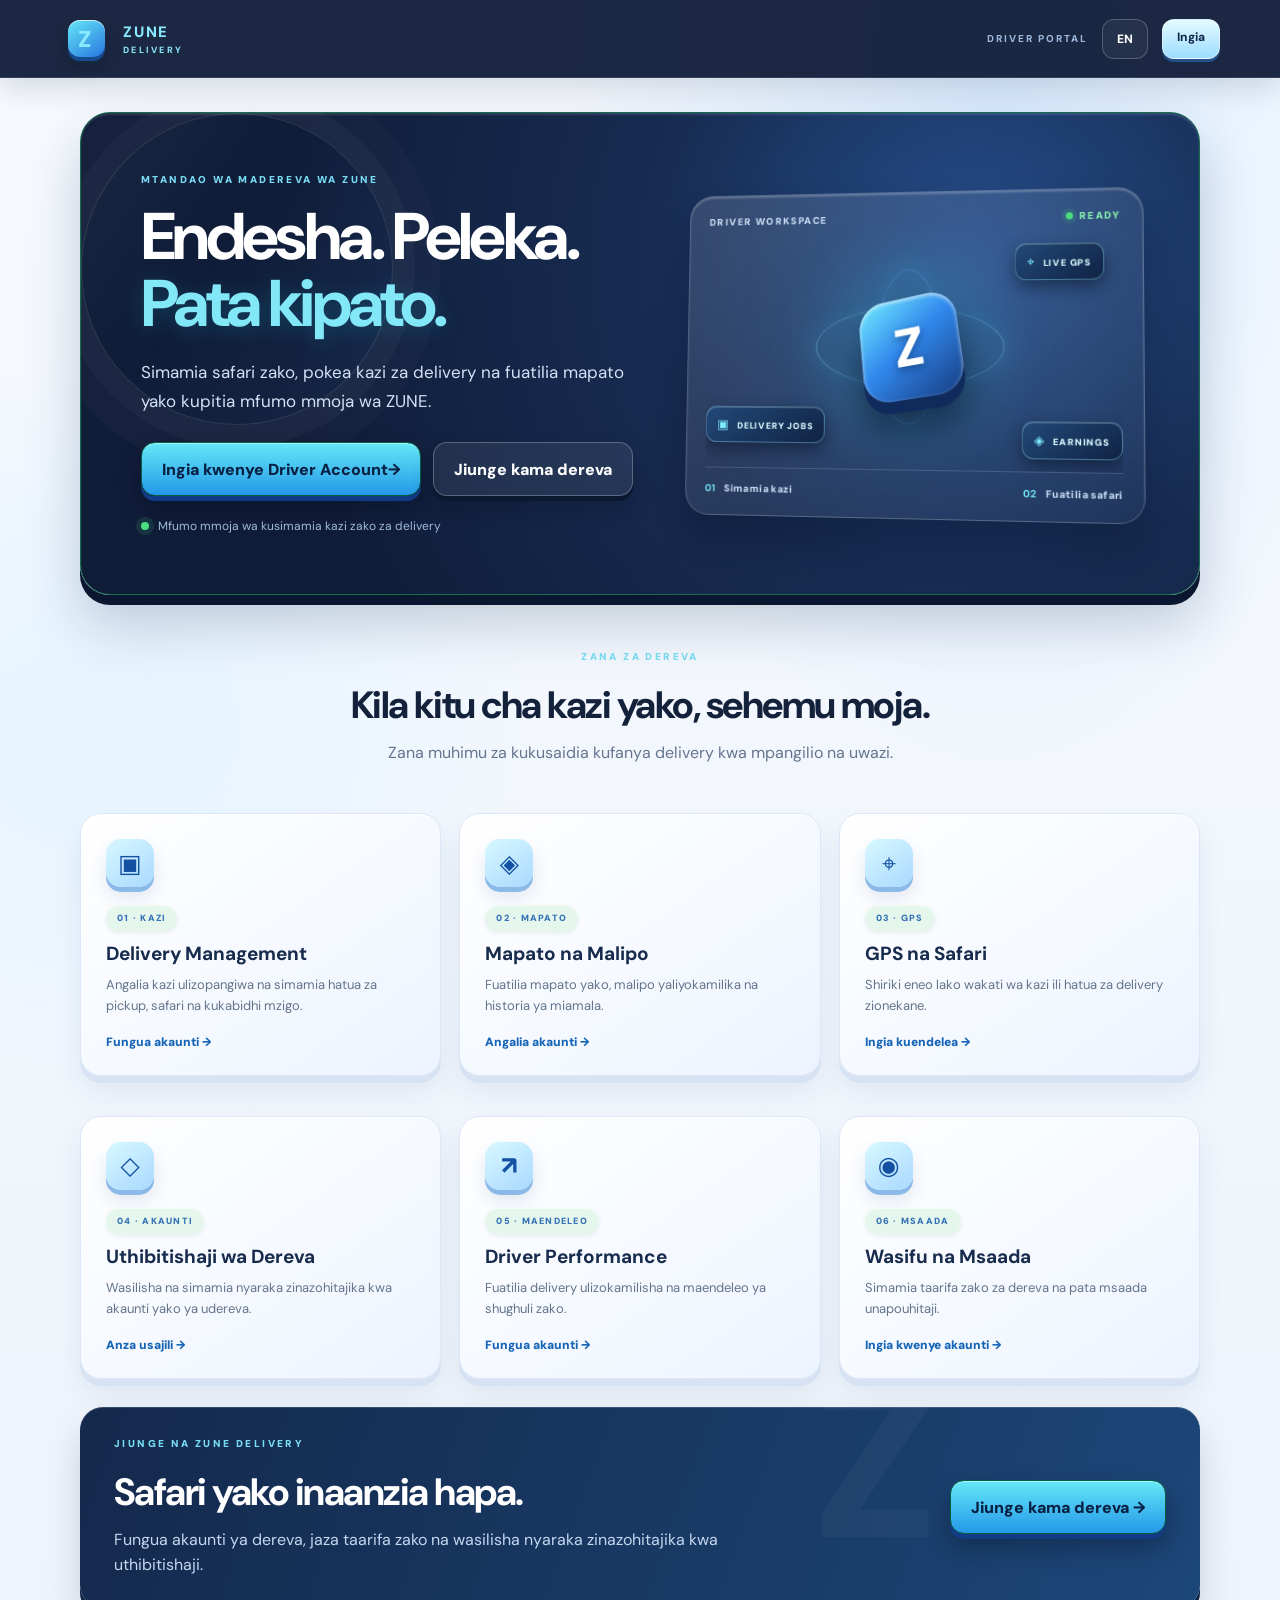
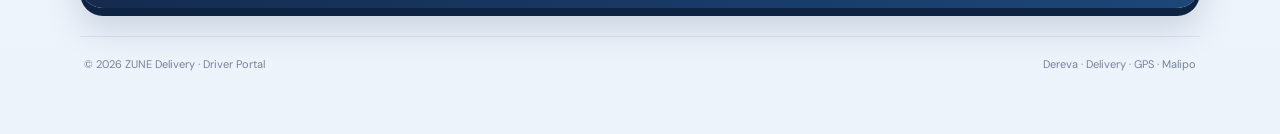
<file: index.html>
<!doctype html>
<html lang="sw">
<head>
<meta charset="utf-8"><meta name="viewport" content="width=device-width,initial-scale=1"><meta name="theme-color" content="#101d39">
<meta name="description" content="ZUNE Delivery Driver Portal — simamia kazi zako za delivery, safari na mapato sehemu moja.">
<title>ZUNE Delivery | Driver Portal</title>
<link rel="stylesheet" href="./styles.css?v=rebuild-1">
<link rel="stylesheet" href="./delivery-3d.css?v=20261122-3d-1">
<link rel="stylesheet" href="./home-landing.css?v=20261122-driver-portal-3">
</head>
<body class="driver-portal">
<header class="topbar">
  <a class="brand" href="./index.html" aria-label="ZUNE Delivery home"><span class="brand-mark">Z</span><span class="brand-name">ZUNE <b>DELIVERY</b></span></a>
  <nav class="top-actions" aria-label="Main navigation">
    <span class="portal-label">DRIVER PORTAL</span>
    <button id="languageBtn" class="language-toggle" type="button" aria-label="Change language">EN</button>
    <a class="top-login" href="./login.html" data-sw="Ingia" data-en="Sign in">Ingia</a>
  </nav>
</header>
<main class="shell">
  <section class="hero driver-hero">
    <div class="hero-copy">
      <p class="eyebrow" data-sw="MTANDAO WA MADEREVA WA ZUNE" data-en="ZUNE DRIVER NETWORK">MTANDAO WA MADEREVA WA ZUNE</p>
      <h1 data-sw="Endesha. Peleka.<br><em>Pata kipato.</em>" data-en="Drive. Deliver.<br><em>Earn with ZUNE.</em>">Endesha. Peleka.<br><em>Pata kipato.</em></h1>
      <p class="hero-description" data-sw="Simamia safari zako, pokea kazi za delivery na fuatilia mapato yako kupitia mfumo mmoja wa ZUNE." data-en="Manage your routes, receive delivery jobs and follow your earnings in one ZUNE driver workspace.">Simamia safari zako, pokea kazi za delivery na fuatilia mapato yako kupitia mfumo mmoja wa ZUNE.</p>
      <div class="application-actions">
        <a class="primary" href="./login.html" data-sw="Ingia kwenye Driver Account" data-en="Sign in to Driver Account">Ingia kwenye Driver Account <span aria-hidden="true">→</span></a>
        <a class="ghost" href="./signup.html" data-sw="Jiunge kama dereva" data-en="Register as a driver">Jiunge kama dereva</a>
      </div>
      <p class="hero-note"><span class="status-dot"></span><span data-sw="Mfumo mmoja wa kusimamia kazi zako za delivery" data-en="One workspace for your delivery work">Mfumo mmoja wa kusimamia kazi zako za delivery</span></p>
    </div>
    <div class="hero-workspace" aria-label="Driver workspace overview">
      <div class="workspace-top"><span>DRIVER WORKSPACE</span><span class="workspace-live"><i></i> READY</span></div>
      <div class="workspace-scene">
        <div class="scene-glow"></div><div class="scene-ring ring-a"></div><div class="scene-ring ring-b"></div>
        <div class="scene-cube"><span>Z</span></div>
        <div class="scene-tag tag-gps"><b>⌖</b> LIVE GPS</div>
        <div class="scene-tag tag-jobs"><b>▣</b> DELIVERY JOBS</div>
        <div class="scene-tag tag-pay"><b>◈</b> EARNINGS</div>
      </div>
      <div class="workspace-bottom"><span><b>01</b> <span data-sw="Simamia kazi" data-en="Manage jobs">Simamia kazi</span></span><span><b>02</b> <span data-sw="Fuatilia safari" data-en="Track progress">Fuatilia safari</span></span></div>
    </div>
  </section>

  <section class="section-heading">
    <p class="eyebrow" data-sw="ZANA ZA DEREVA" data-en="YOUR DRIVER TOOLKIT">ZANA ZA DEREVA</p>
    <h2 data-sw="Kila kitu cha kazi yako, sehemu moja." data-en="Everything you need for your delivery work.">Kila kitu cha kazi yako, sehemu moja.</h2>
    <p class="muted" data-sw="Zana muhimu za kukusaidia kufanya delivery kwa mpangilio na uwazi." data-en="Tools to help you complete deliveries with clarity and control.">Zana muhimu za kukusaidia kufanya delivery kwa mpangilio na uwazi.</p>
  </section>

  <section class="grid-cards driver-features" aria-label="Driver features">
    <article class="panel feature-card"><span class="feature-icon">▣</span><span class="pill">01 · KAZI</span><h2 data-sw="Delivery Management" data-en="Delivery Management">Delivery Management</h2><p data-sw="Angalia kazi ulizopangiwa na simamia hatua za pickup, safari na kukabidhi mzigo." data-en="View assigned jobs and manage pickup, transit and delivery handover.">Angalia kazi ulizopangiwa na simamia hatua za pickup, safari na kukabidhi mzigo.</p><a class="text-link" href="./login.html" data-sw="Fungua akaunti →" data-en="Open your account →">Fungua akaunti →</a></article>
    <article class="panel feature-card"><span class="feature-icon">◈</span><span class="pill">02 · MAPATO</span><h2 data-sw="Mapato na Malipo" data-en="Earnings & Payments">Mapato na Malipo</h2><p data-sw="Fuatilia mapato yako, malipo yaliyokamilika na historia ya miamala." data-en="Review your earnings, completed payments and transaction history.">Fuatilia mapato yako, malipo yaliyokamilika na historia ya miamala.</p><a class="text-link" href="./login.html" data-sw="Angalia akaunti →" data-en="View account →">Angalia akaunti →</a></article>
    <article class="panel feature-card"><span class="feature-icon">⌖</span><span class="pill">03 · GPS</span><h2 data-sw="GPS na Safari" data-en="GPS & Routes">GPS na Safari</h2><p data-sw="Shiriki eneo lako wakati wa kazi ili hatua za delivery zionekane." data-en="Share your location while working so delivery progress can be followed.">Shiriki eneo lako wakati wa kazi ili hatua za delivery zionekane.</p><a class="text-link" href="./login.html" data-sw="Ingia kuendelea →" data-en="Sign in to continue →">Ingia kuendelea →</a></article>
    <article class="panel feature-card"><span class="feature-icon">◇</span><span class="pill">04 · AKAUNTI</span><h2 data-sw="Uthibitishaji wa Dereva" data-en="Driver Verification">Uthibitishaji wa Dereva</h2><p data-sw="Wasilisha na simamia nyaraka zinazohitajika kwa akaunti yako ya udereva." data-en="Submit and manage the documents required for your driver account.">Wasilisha na simamia nyaraka zinazohitajika kwa akaunti yako ya udereva.</p><a class="text-link" href="./signup.html" data-sw="Anza usajili →" data-en="Start registration →">Anza usajili →</a></article>
    <article class="panel feature-card"><span class="feature-icon">↗</span><span class="pill">05 · MAENDELEO</span><h2 data-sw="Driver Performance" data-en="Driver Performance">Driver Performance</h2><p data-sw="Fuatilia delivery ulizokamilisha na maendeleo ya shughuli zako." data-en="Review completed deliveries and your work performance.">Fuatilia delivery ulizokamilisha na maendeleo ya shughuli zako.</p><a class="text-link" href="./login.html" data-sw="Fungua akaunti →" data-en="Open your account →">Fungua akaunti →</a></article>
    <article class="panel feature-card"><span class="feature-icon">◉</span><span class="pill">06 · MSAADA</span><h2 data-sw="Wasifu na Msaada" data-en="Profile & Support">Wasifu na Msaada</h2><p data-sw="Simamia taarifa zako za dereva na pata msaada unapouhitaji." data-en="Manage your driver details and get help when you need it.">Simamia taarifa zako za dereva na pata msaada unapouhitaji.</p><a class="text-link" href="./login.html" data-sw="Ingia kwenye akaunti →" data-en="Sign in to your account →">Ingia kwenye akaunti →</a></article>
  </section>

  <section class="join-panel">
    <div><p class="eyebrow" data-sw="JIUNGE NA ZUNE DELIVERY" data-en="DRIVE WITH ZUNE DELIVERY">JIUNGE NA ZUNE DELIVERY</p><h2 data-sw="Safari yako inaanzia hapa." data-en="Your journey starts here.">Safari yako inaanzia hapa.</h2><p class="muted" data-sw="Fungua akaunti ya dereva, jaza taarifa zako na wasilisha nyaraka zinazohitajika kwa uthibitishaji." data-en="Create a driver account, complete your details and submit the required documents for verification.">Fungua akaunti ya dereva, jaza taarifa zako na wasilisha nyaraka zinazohitajika kwa uthibitishaji.</p></div>
    <a class="primary" href="./signup.html" data-sw="Jiunge kama dereva →" data-en="Register as a driver →">Jiunge kama dereva →</a>
  </section>
  <footer><span>© <span id="year"></span> ZUNE Delivery · Driver Portal</span><span data-sw="Dereva · Delivery · GPS · Malipo" data-en="Drivers · Deliveries · GPS · Payments">Dereva · Delivery · GPS · Malipo</span></footer>
</main>
<script>
const langButton=document.getElementById('languageBtn');
function setLanguage(lang){
  document.documentElement.lang=lang;
  document.querySelectorAll('[data-sw][data-en]').forEach(el=>{el.innerHTML=el.dataset[lang];});
  langButton.textContent=lang==='sw'?'EN':'SW';
  langButton.setAttribute('aria-label',lang==='sw'?'Switch to English':'Badili kwenda Kiswahili');
}
langButton.addEventListener('click',()=>setLanguage(document.documentElement.lang==='sw'?'en':'sw'));
document.getElementById('year').textContent=new Date().getFullYear();
</script>
</body></html>
</file>
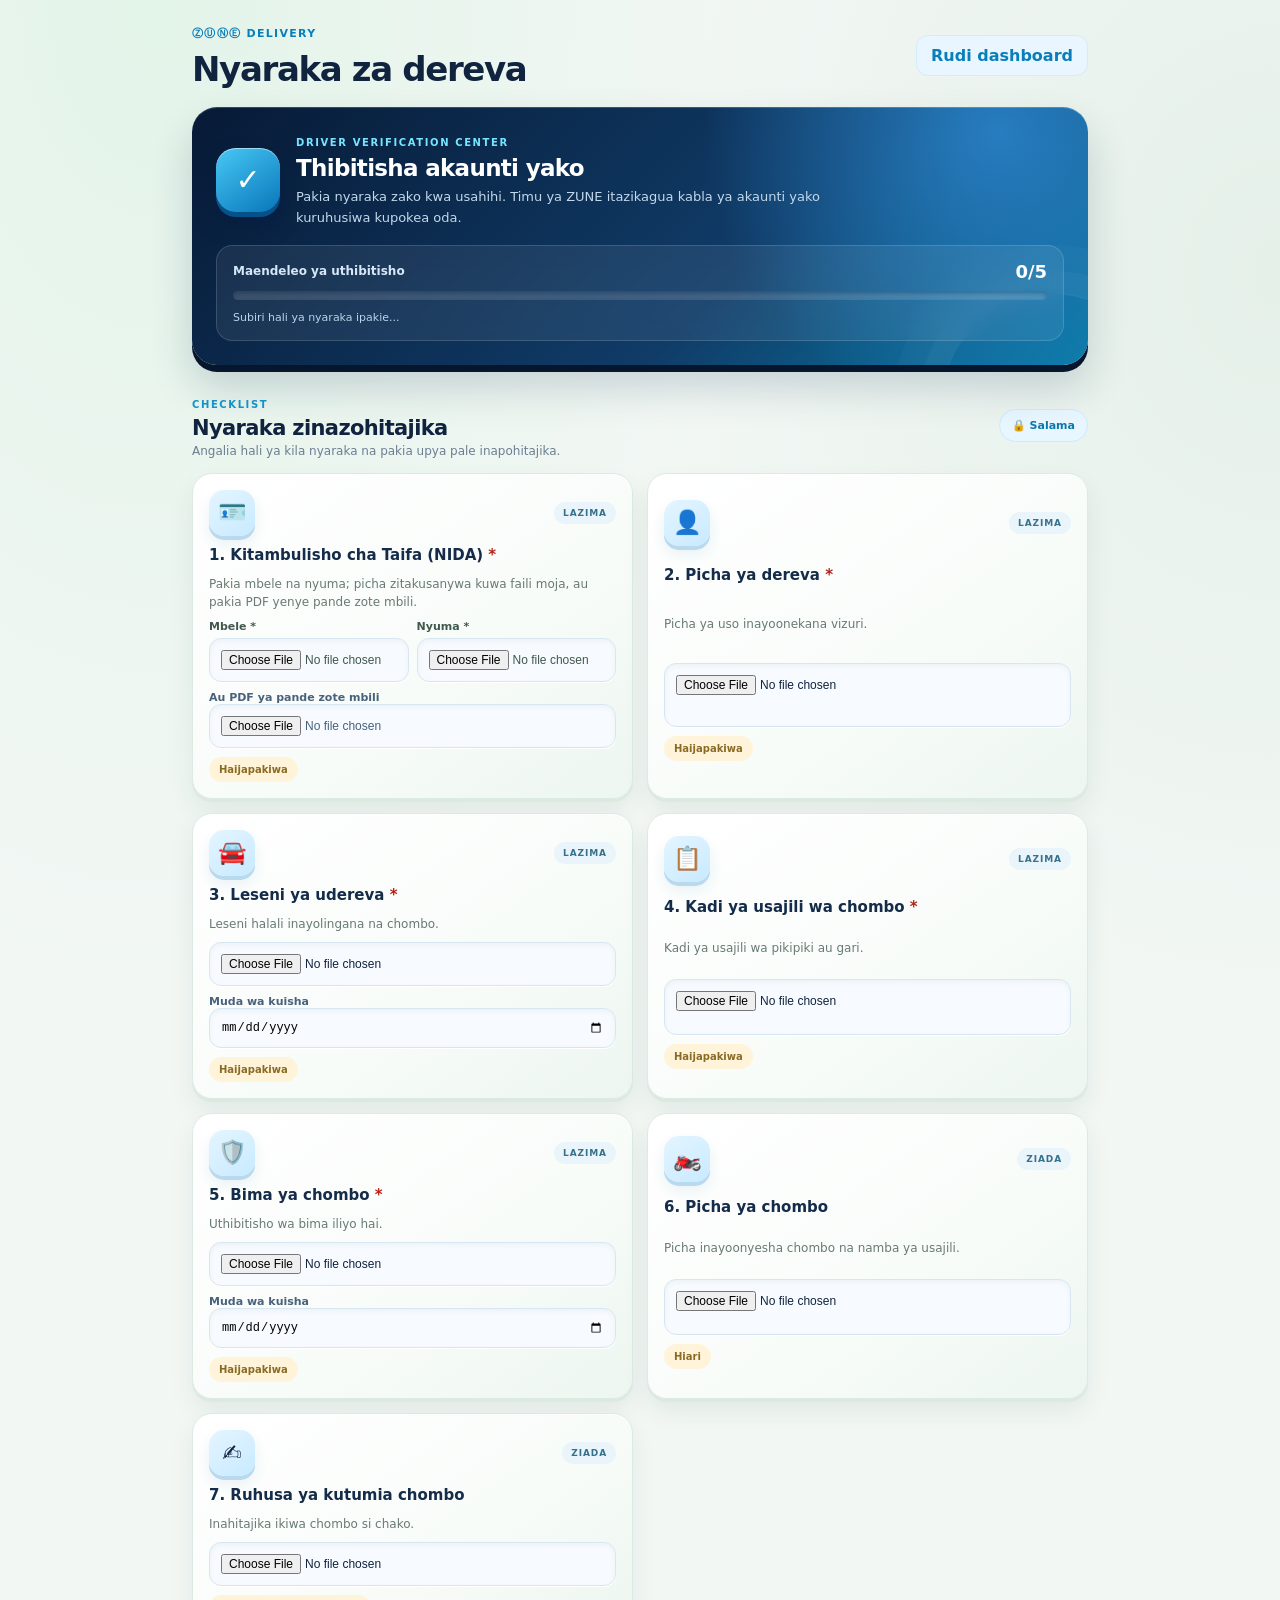
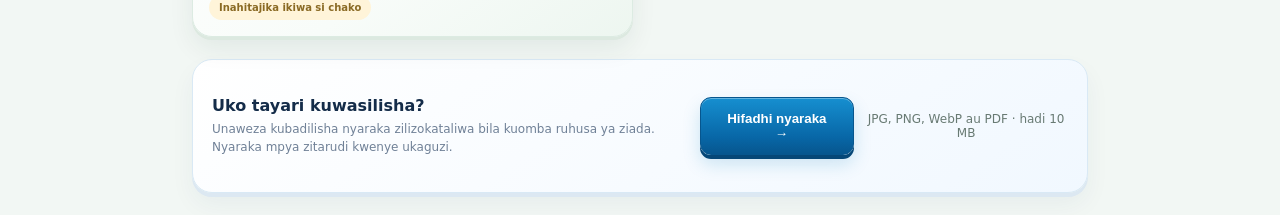
<file: driver-documents.html>
<!doctype html><html lang="sw"><head><meta charset="utf-8"><meta name="viewport" content="width=device-width,initial-scale=1"><meta name="theme-color" content="#087f5b"><title>Verification Center | ZUNE Delivery</title><link rel="stylesheet" href="./driver-documents-premium.css?v=1"><link rel="stylesheet" href="./auth.css?v=4"><style>.docs-shell{max-width:940px;margin:auto;padding:22px}.docs-head{display:flex;justify-content:space-between;align-items:center;gap:12px;margin-bottom:18px}.docs-head a{color:#087f5b;font-weight:700;text-decoration:none}.docs-intro{background:#e7f4ee;border:1px solid #cce7d8;border-radius:16px;padding:16px;margin-bottom:18px;line-height:1.6}.docs-grid{display:grid;grid-template-columns:repeat(2,minmax(0,1fr));gap:14px}.doc-card{background:#fff;border:1px solid #e1ebe6;border-radius:16px;padding:16px;display:grid;gap:9px}.doc-card h3{font-size:15px;margin:0}.doc-card p{font-size:12px;color:#687a73;margin:0;line-height:1.5}.doc-card input{width:100%;padding:10px;border:1px solid #d8e4de;border-radius:10px}.doc-state{font-size:11px;font-weight:800;color:#8a6a24}.doc-state.approved{color:#087f5b}.doc-state.rejected{color:#b42318}.docs-actions{display:flex;gap:10px;align-items:center;margin:18px 0}.docs-actions button{border:0;border-radius:11px;background:#087f5b;color:white;padding:13px 18px;font-weight:800}.docs-actions button:disabled{opacity:.5}.docs-note{font-size:12px;color:#687a73}.doc-required{color:#b42318}.docs-message{padding:12px;border-radius:12px;background:#e9f6ef;margin:12px 0}.docs-message.error{background:#fff0ee;color:#a42b22}.doc-pair{display:grid;grid-template-columns:1fr 1fr;gap:8px}.doc-pair label{font-size:11px;font-weight:700;color:#40584d}.doc-pair input{margin-top:5px}@media(max-width:650px){.docs-grid{grid-template-columns:1fr}.docs-shell{padding:14px}}</style><link rel="stylesheet" href="./delivery-3d.css?v=20261122-3d-1"><link rel="stylesheet" href="./driver-mobile-nav.css?v=notifications-2"></head><body><main class="docs-shell"><header class="docs-head"><div><b style="color:#087f5b;letter-spacing:.12em">ⓏⓊⓃⒺ DELIVERY</b><h1 style="margin:8px 0 0">Nyaraka za dereva</h1></div><a href="./dashboard.html">Rudi dashboard</a></header><section class="verification-hero" aria-labelledby="verificationTitle">
<div class="verification-orb"><span>✓</span></div><div class="verification-copy"><span class="eyebrow">DRIVER VERIFICATION CENTER</span><h2 id="verificationTitle">Thibitisha akaunti yako</h2><p>Pakia nyaraka zako kwa usahihi. Timu ya ZUNE itazikagua kabla ya akaunti yako kuruhusiwa kupokea oda.</p></div>
<div class="verification-progress"><div class="progress-top"><span>Maendeleo ya uthibitisho</span><strong id="progressCount">0/5</strong></div><div class="progress-track"><span id="progressBar"></span></div><small id="progressHint">Subiri hali ya nyaraka ipakie...</small></div>
</section><div id="docsMessage" class="docs-message" hidden role="status"></div><div class="section-heading"><div><span class="eyebrow">CHECKLIST</span><h2>Nyaraka zinazohitajika</h2><p>Angalia hali ya kila nyaraka na pakia upya pale inapohitajika.</p></div><span class="secure-chip">🔒 Salama</span></div><section id="docsGrid" class="docs-grid"><article class="doc-card" data-type="national_id"><div class="doc-card-top"><span class="doc-symbol">🪪</span><span class="doc-tag">LAZIMA</span></div><h3>1. Kitambulisho cha Taifa (NIDA) <span class="doc-required">*</span></h3><p>Pakia mbele na nyuma; picha zitakusanywa kuwa faili moja, au pakia PDF yenye pande zote mbili.</p><div class="doc-pair"><label>Mbele *<input type="file" data-side="front" accept="image/jpeg,image/png,image/webp"></label><label>Nyuma *<input type="file" data-side="back" accept="image/jpeg,image/png,image/webp"></label></div><label>Au PDF ya pande zote mbili<input type="file" data-pdf accept="application/pdf"></label><small class="doc-state">Haijapakiwa</small></article><article class="doc-card" data-type="driver_photo"><div class="doc-card-top"><span class="doc-symbol">👤</span><span class="doc-tag">LAZIMA</span></div><h3>2. Picha ya dereva <span class="doc-required">*</span></h3><p>Picha ya uso inayoonekana vizuri.</p><input type="file" accept="image/jpeg,image/png,image/webp" required><small class="doc-state">Haijapakiwa</small></article><article class="doc-card" data-type="driving_license"><div class="doc-card-top"><span class="doc-symbol">🚘</span><span class="doc-tag">LAZIMA</span></div><h3>3. Leseni ya udereva <span class="doc-required">*</span></h3><p>Leseni halali inayolingana na chombo.</p><input type="file" accept="image/jpeg,image/png,image/webp,application/pdf" required><label>Muda wa kuisha<input type="date" data-expiry></label><small class="doc-state">Haijapakiwa</small></article><article class="doc-card" data-type="vehicle_registration"><div class="doc-card-top"><span class="doc-symbol">📋</span><span class="doc-tag">LAZIMA</span></div><h3>4. Kadi ya usajili wa chombo <span class="doc-required">*</span></h3><p>Kadi ya usajili wa pikipiki au gari.</p><input type="file" accept="image/jpeg,image/png,image/webp,application/pdf" required><small class="doc-state">Haijapakiwa</small></article><article class="doc-card" data-type="vehicle_insurance"><div class="doc-card-top"><span class="doc-symbol">🛡️</span><span class="doc-tag">LAZIMA</span></div><h3>5. Bima ya chombo <span class="doc-required">*</span></h3><p>Uthibitisho wa bima iliyo hai.</p><input type="file" accept="image/jpeg,image/png,image/webp,application/pdf" required><label>Muda wa kuisha<input type="date" data-expiry></label><small class="doc-state">Haijapakiwa</small></article><article class="doc-card" data-type="vehicle_photo"><div class="doc-card-top"><span class="doc-symbol">🏍️</span><span class="doc-tag">ZIADA</span></div><h3>6. Picha ya chombo</h3><p>Picha inayoonyesha chombo na namba ya usajili.</p><input type="file" accept="image/jpeg,image/png,image/webp"><small class="doc-state">Hiari</small></article><article class="doc-card" data-type="vehicle_authorization"><div class="doc-card-top"><span class="doc-symbol">✍️</span><span class="doc-tag">ZIADA</span></div><h3>7. Ruhusa ya kutumia chombo</h3><p>Inahitajika ikiwa chombo si chako.</p><input type="file" accept="image/jpeg,image/png,image/webp,application/pdf"><small class="doc-state">Inahitajika ikiwa si chako</small></article></section><section class="upload-footer"><div><strong>Uko tayari kuwasilisha?</strong><p>Unaweza kubadilisha nyaraka zilizokataliwa bila kuomba ruhusa ya ziada. Nyaraka mpya zitarudi kwenye ukaguzi.</p></div><div class="docs-actions"><button id="saveDocs" type="button">Hifadhi nyaraka <span>→</span></button><span class="docs-note">JPG, PNG, WebP au PDF · hadi 10 MB</span></div></section></main><nav class="driver-mobile-nav" aria-label="Driver navigation"><a href="./dashboard.html"><span class="nav-icon"><svg viewBox="0 0 24 24"><path d="m3 10 9-7 9 7v10h-6v-7H9v7H3z"/></svg></span><small>Home</small></a><a href="./jobs.html"><span class="nav-icon"><svg viewBox="0 0 24 24"><path d="M4 7h16v13H4zM8 7V4h8v3"/></svg></span><small>Oda</small></a><a href="./payments.html"><span class="nav-icon"><svg viewBox="0 0 24 24"><path d="M3 6h18v13H3zM3 10h18"/></svg></span><small>Malipo</small></a><a class="active" href="./driver-documents.html" aria-current="page"><span class="nav-icon"><svg viewBox="0 0 24 24"><path d="M6 3h9l4 4v14H6zM14 3v5h5M9 13h7"/></svg></span><small>Nyaraka</small></a><a href="./notifications.html"><span class="nav-icon"><svg viewBox="0 0 24 24"><path d="M18 9a6 6 0 0 0-12 0c0 7-3 7-3 9h18c-2-2-3-2-3-9M10 21h4"/></svg></span><small>Arifa</small><i class="nav-badge" id="driverNotifBadge" hidden></i></a><a href="./profile.html"><span class="nav-icon"><svg viewBox="0 0 24 24"><circle cx="12" cy="8" r="4"/><path d="M4 21a8 8 0 0 1 16 0"/></svg></span><small>Akaunti</small></a></nav><script type="module" src="./driver-documents.js?v=expiry-gate-20261122-2"></script><script type="module" src="./notifications-badge.js?v=2"></script></body></html>
</file>
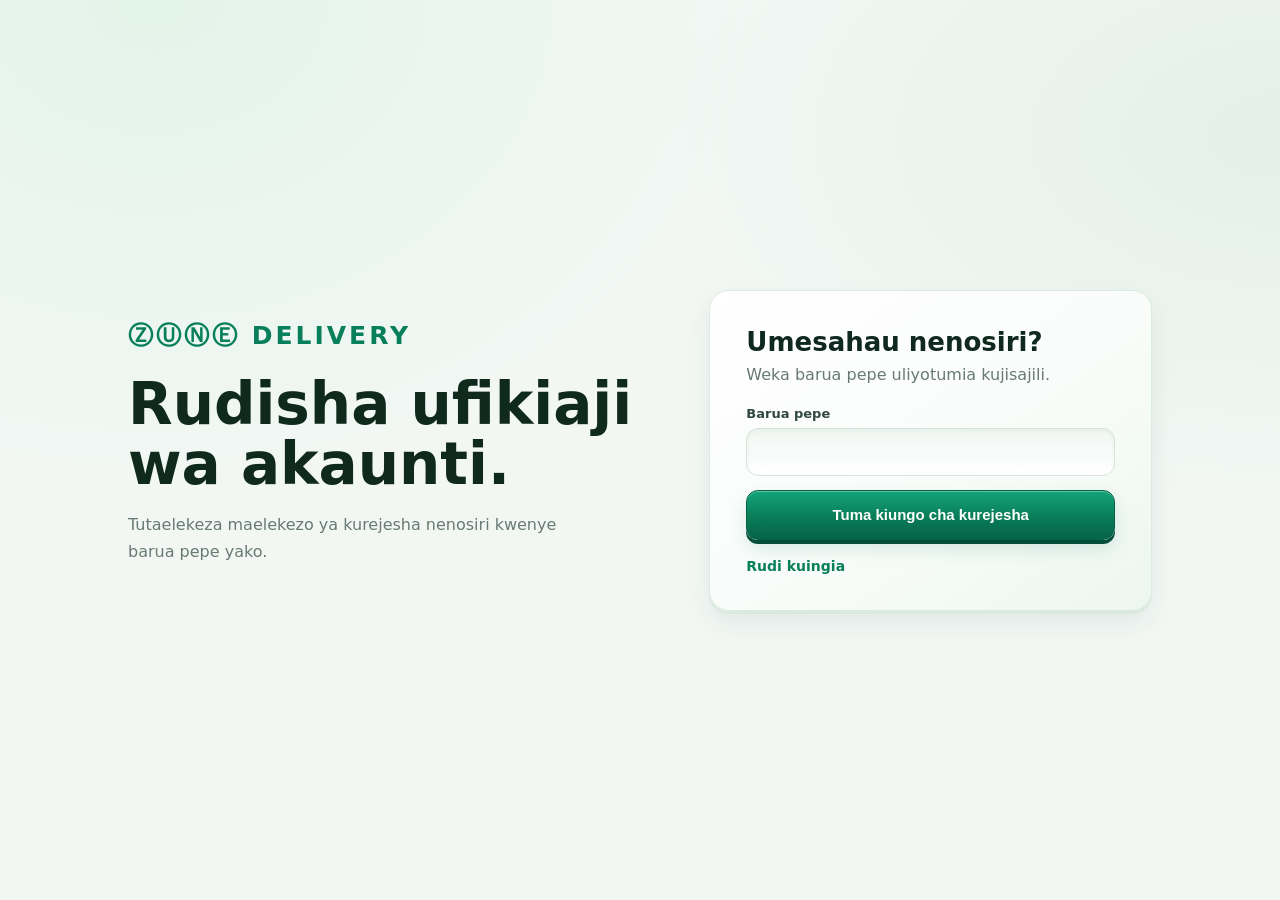
<file: forgot-password.html>
<!doctype html><html lang="sw"><head><meta charset="utf-8"><meta name="viewport" content="width=device-width,initial-scale=1"><title>Rejesha akaunti | ZUNE Delivery</title><link rel="stylesheet" href="./auth.css?v=2"><link rel="stylesheet" href="./delivery-3d.css?v=20261122-3d-1"></head><body><main class="auth-shell"><section class="auth-intro"><div class="auth-brand">ⓏⓊⓃⒺ DELIVERY</div><h1>Rudisha ufikiaji wa akaunti.</h1><p>Tutaelekeza maelekezo ya kurejesha nenosiri kwenye barua pepe yako.</p></section><section class="auth-card"><h2>Umesahau nenosiri?</h2><p class="auth-sub">Weka barua pepe uliyotumia kujisajili.</p><form id="forgotForm" class="auth-form"><label>Barua pepe<input name="email" type="email" autocomplete="email" required></label><button class="auth-submit">Tuma kiungo cha kurejesha</button></form><div id="authMessage" class="auth-message hidden" role="status"></div><div class="auth-links"><a href="./login.html">Rudi kuingia</a></div></section></main><script type="module" src="./forgot-password.js?v=1"></script></body></html>
</file>
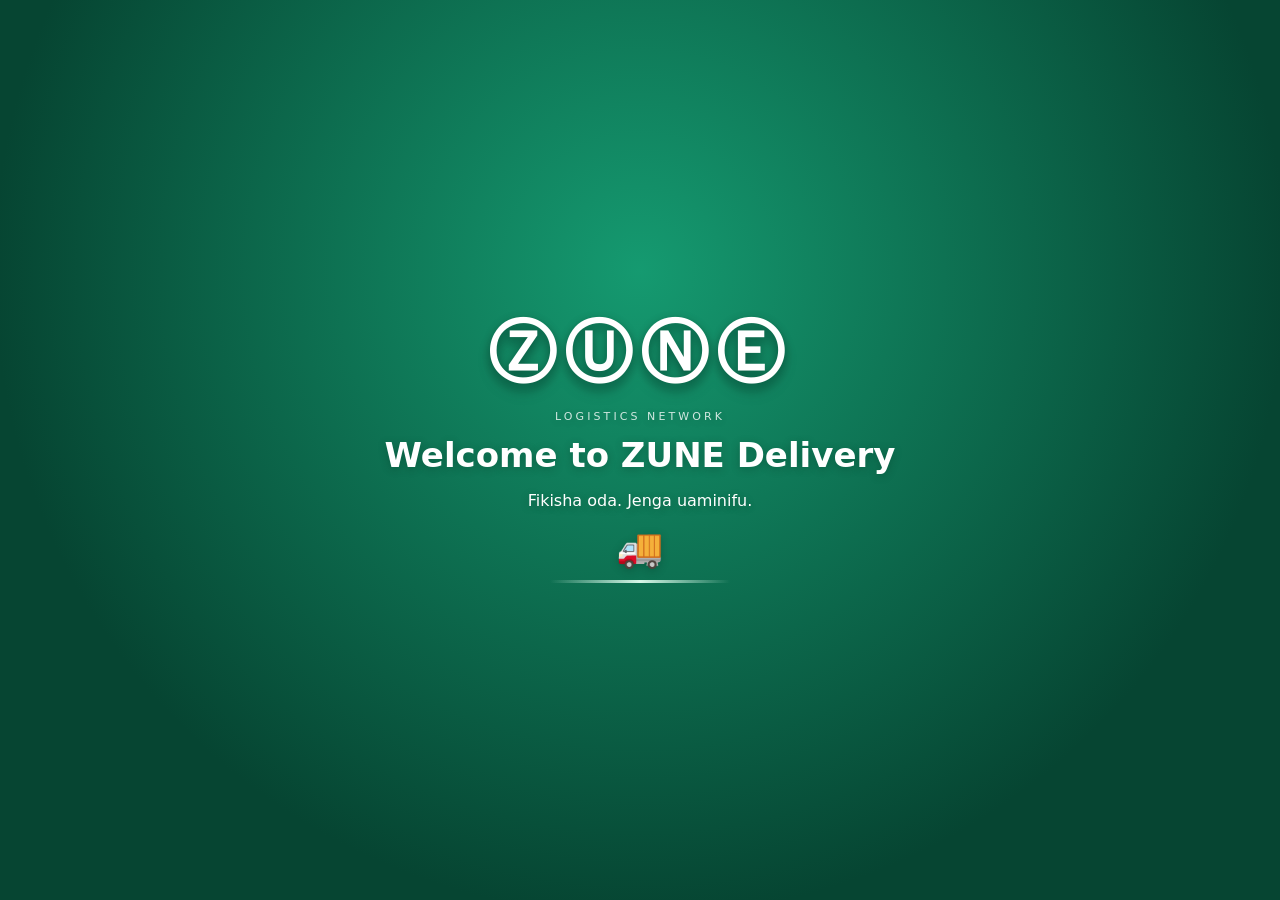
<file: login.html>
<!doctype html><html lang="sw"><head><meta charset="utf-8"><meta name="viewport" content="width=device-width,initial-scale=1"><meta name="theme-color" content="#087f5b"><title>Ingia | ZUNE Delivery</title><link rel="stylesheet" href="./auth.css?v=2"><link rel="stylesheet" href="./delivery-3d.css?v=20261122-3d-1"></head><body><section class="auth-welcome" id="authWelcome"><div class="auth-welcome-inner"><div class="auth-welcome-logo">ⓏⓊⓃⒺ</div><p class="auth-welcome-kicker">LOGISTICS NETWORK</p><h2>Welcome to ZUNE Delivery</h2><p>Fikisha oda. Jenga uaminifu.</p><div class="auth-welcome-vehicle" aria-hidden="true">🚚</div><div class="auth-welcome-road"></div></div></section><main class="auth-shell"><section class="auth-intro"><div class="auth-brand">ⓏⓊⓃⒺ DELIVERY</div><h1>Karibu tena.</h1><p>Ingia kwenye akaunti yako ya dereva kufuatilia kazi, kupokea oda ulizopangiwa na kusimamia safari zako.</p><div class="auth-foot">ZUNE Logistics Network · Usafirishaji salama</div></section><section class="auth-card"><h2>Ingia kwenye akaunti</h2><p class="auth-sub">Tumia barua pepe na nenosiri lako.</p><form id="loginForm" class="auth-form"><label>Barua pepe<input name="email" type="email" autocomplete="email" required></label><label>Nenosiri<input name="password" type="password" autocomplete="current-password" minlength="8" required></label><button class="auth-submit" type="submit">Ingia</button></form><div id="authMessage" class="auth-message hidden" role="status"></div><div class="auth-links"><a href="./signup.html">Fungua akaunti ya dereva</a><a href="./forgot-password.html">Umesahau nenosiri?</a></div><div class="auth-foot">Akaunti mpya lazima ipitiwe na Admin kabla ya kupokea oda.</div></section></main><script type="module" src="./login.js?v=1"></script><script>window.setTimeout(()=>{const s=document.getElementById("authWelcome");if(s){s.classList.add("leaving");window.setTimeout(()=>s.remove(),500)}},4000);</script></body></html>
</file>
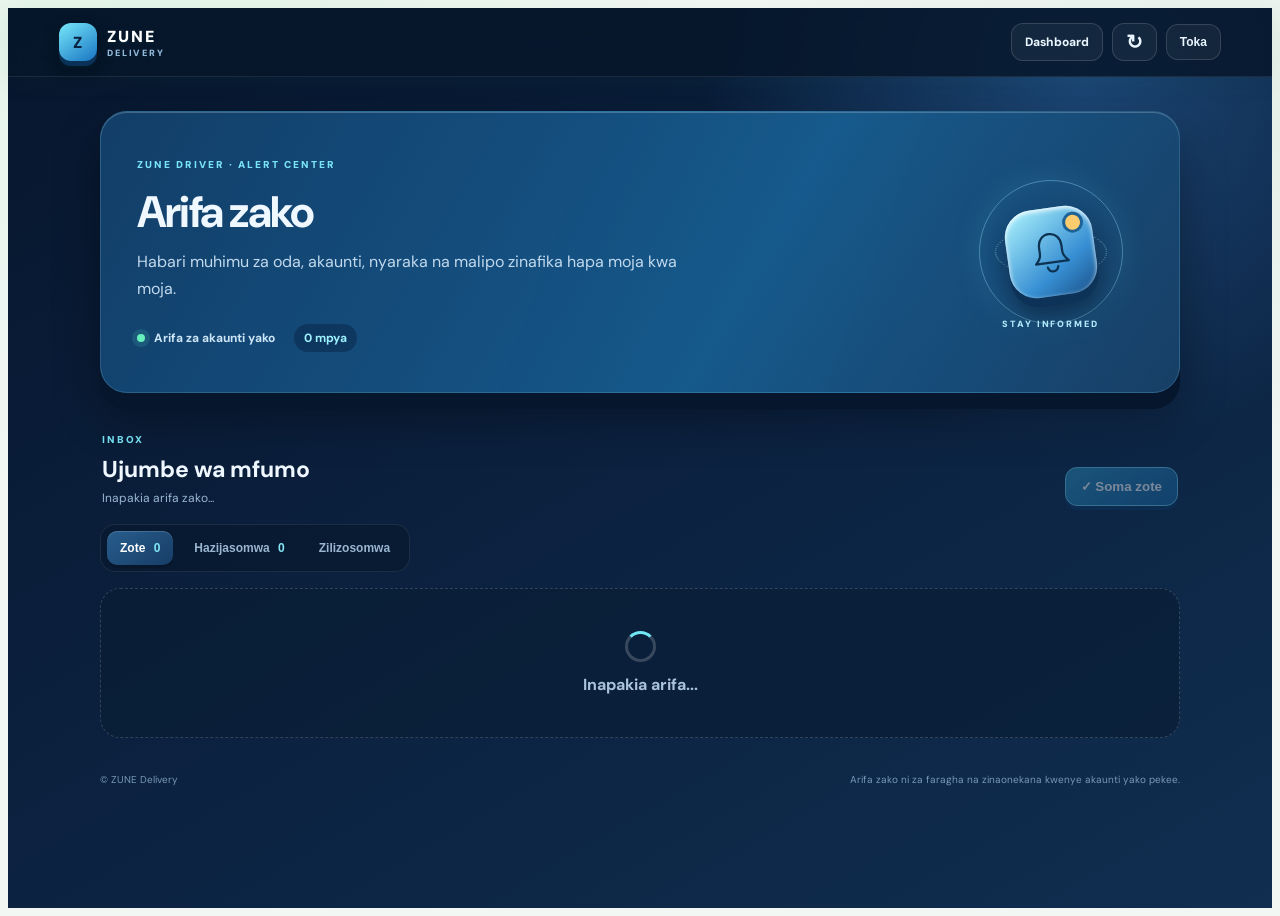
<file: notifications.html>
<!doctype html>
<html lang="sw"><head><meta charset="utf-8"><meta name="viewport" content="width=device-width,initial-scale=1"><meta name="theme-color" content="#071a34"><title>Arifa | ZUNE Delivery</title><link rel="preconnect" href="https://fonts.googleapis.com"><link rel="preconnect" href="https://fonts.gstatic.com" crossorigin><link href="https://fonts.googleapis.com/css2?family=DM+Sans:wght@400;500;600;700;800;900&display=swap" rel="stylesheet"><link rel="stylesheet" href="./delivery-3d.css?v=20261122-3d-1"><link rel="stylesheet" href="./driver-mobile-nav.css?v=notifications-2"><link rel="stylesheet" href="./notifications.css?v=notifications-1"></head>
<body class="driver-notifications"><header class="topbar"><a class="brand" href="./dashboard.html"><span class="brand-mark">Z</span><span class="brand-name">ZUNE <small>DELIVERY</small></span></a><div class="top-actions"><a class="notif-back" href="./dashboard.html">Dashboard</a><button id="notifRefresh" class="notif-refresh" type="button" aria-label="Onyesha upya">↻</button><button id="notifLogout" class="notif-back" type="button">Toka</button></div></header>
<main class="notif-shell"><section class="notif-hero"><div class="notif-hero-copy"><span class="notif-eyebrow">ZUNE DRIVER · ALERT CENTER</span><h1>Arifa zako</h1><p>Habari muhimu za oda, akaunti, nyaraka na malipo zinafika hapa moja kwa moja.</p><div class="notif-hero-meta"><span class="notif-live-dot"></span><span>Arifa za akaunti yako</span><b id="notifUnreadHero">0 mpya</b></div></div><div class="notif-hero-art" aria-hidden="true"><div class="notif-orbit"></div><div class="notif-bell"><svg viewBox="0 0 64 64"><path d="M32 8c-9 0-15 7-15 17v8c0 5-3 9-7 13h44c-4-4-7-8-7-13v-8c0-10-6-17-15-17Z"/><path d="M25 52c1 4 4 6 7 6s6-2 7-6"/></svg><i></i></div><span>STAY INFORMED</span></div></section>
<section class="notif-toolbar"><div><span class="notif-section-kicker">INBOX</span><h2>Ujumbe wa mfumo</h2><p id="notifSummary">Inapakia arifa zako...</p></div><button id="markAllRead" class="notif-mark-all" type="button" disabled>✓ Soma zote</button></section>
<div class="notif-filters" role="tablist" aria-label="Chuja arifa"><button class="active" data-filter="all" type="button">Zote <b id="filterAll">0</b></button><button data-filter="unread" type="button">Hazijasomwa <b id="filterUnread">0</b></button><button data-filter="read" type="button">Zilizosomwa</button></div>
<div id="notifMessage" class="notif-message" role="status" hidden></div><section id="notificationList" class="notif-list" aria-live="polite"><div class="notif-loading"><span></span><b>Inapakia arifa...</b></div></section>
<footer class="notif-footer"><span>© ZUNE Delivery</span><span>Arifa zako ni za faragha na zinaonekana kwenye akaunti yako pekee.</span></footer></main>
<nav class="driver-mobile-nav" aria-label="Driver navigation"><a href="./dashboard.html"><span class="nav-icon"><svg viewBox="0 0 24 24"><path d="m3 10 9-7 9 7v10h-6v-7H9v7H3z"/></svg></span><small>Home</small></a><a href="./jobs.html"><span class="nav-icon"><svg viewBox="0 0 24 24"><path d="M4 7h16v13H4zM8 7V4h8v3M8 12h8"/></svg></span><small>Oda</small></a><a href="./notifications.html" class="active" aria-current="page"><span class="nav-icon"><svg viewBox="0 0 24 24"><path d="M18 9a6 6 0 0 0-12 0c0 7-3 7-3 9h18c0-2-3-2-3-9M10 21h4"/></svg></span><small>Arifa</small><i class="nav-badge" id="driverNotifBadge" hidden></i></a><a href="./payments.html"><span class="nav-icon"><svg viewBox="0 0 24 24"><path d="M3 6h18v13H3zM3 10h18m-13 5h4"/></svg></span><small>Malipo</small></a><a href="./driver-documents.html"><span class="nav-icon"><svg viewBox="0 0 24 24"><path d="M6 3h9l4 4v14H6zM14 3v5h5M9 13h7"/></svg></span><small>Nyaraka</small></a><a href="./profile.html"><span class="nav-icon"><svg viewBox="0 0 24 24"><circle cx="12" cy="8" r="4"/><path d="M4 21a8 8 0 0 1 16 0"/></svg></span><small>Akaunti</small></a></nav>
<script type="module" src="./notifications.js?v=notifications-1"></script><script type="module" src="./notifications-badge.js?v=2"></script></body></html>
</file>
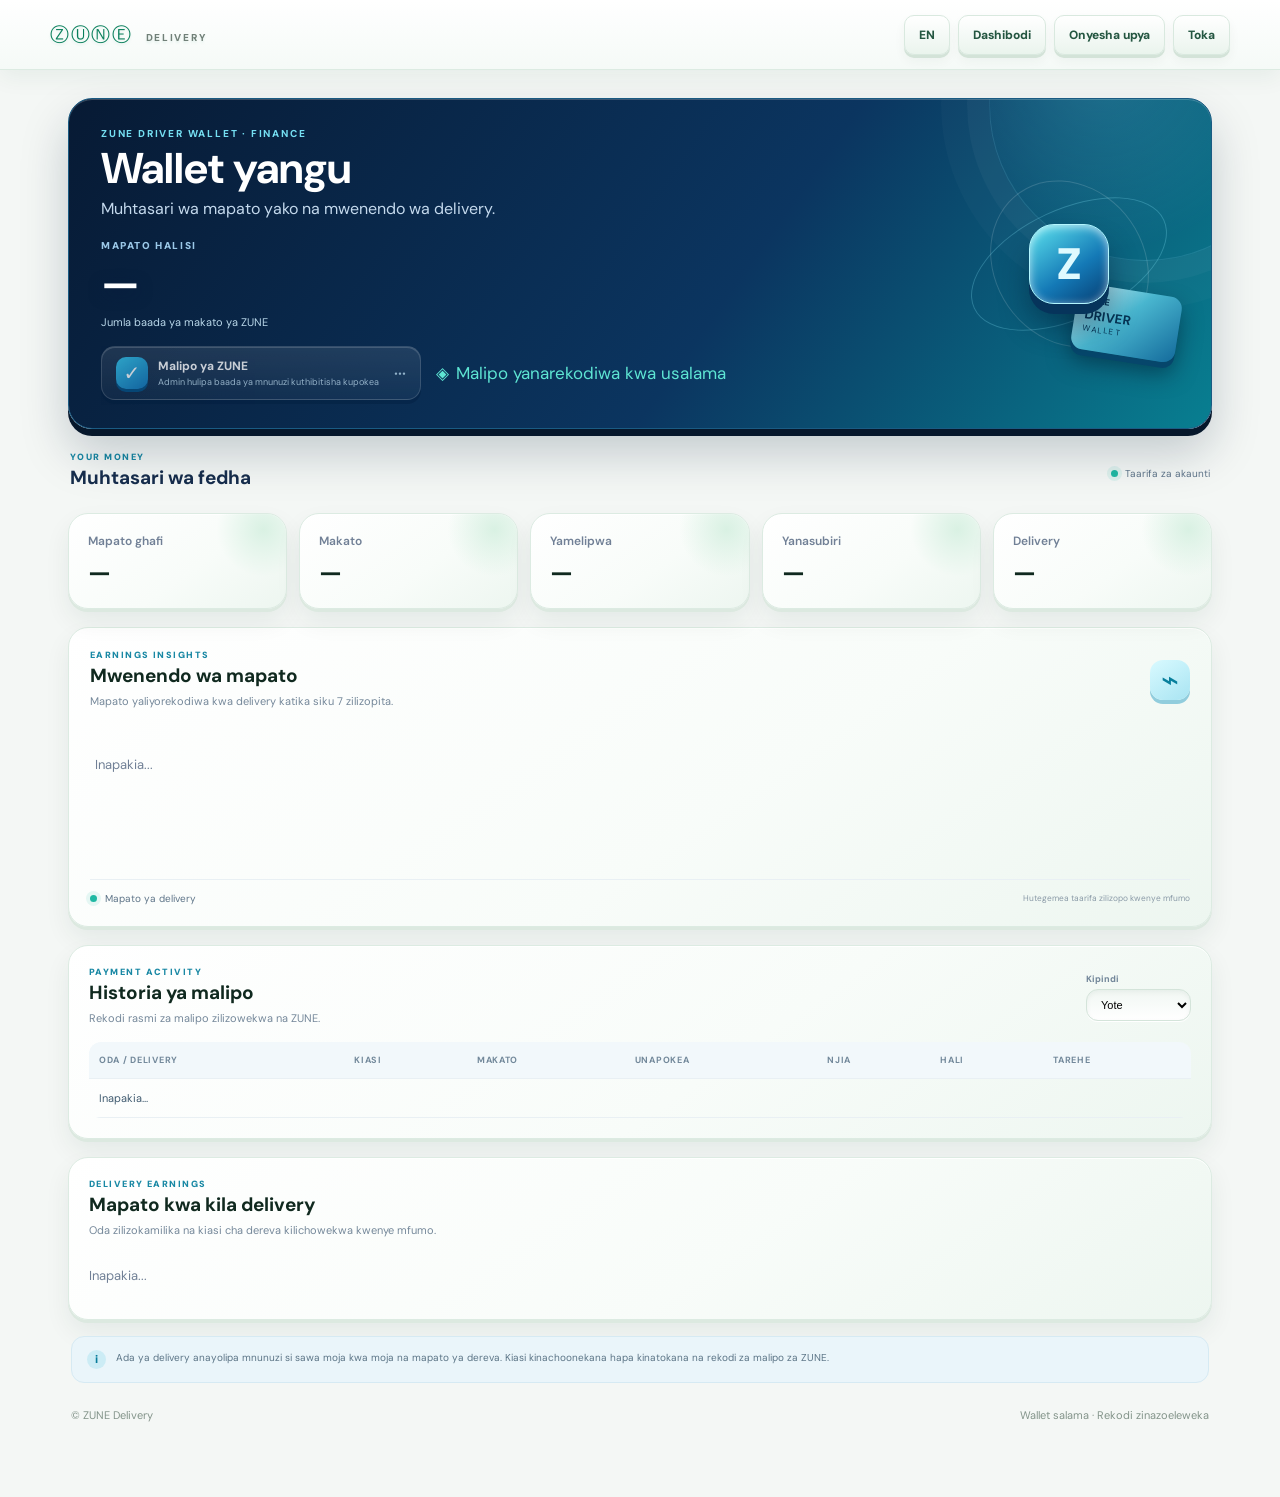
<file: payments.html>
<!doctype html>
<html lang="sw">
<head>
<meta charset="utf-8"><meta name="viewport" content="width=device-width,initial-scale=1">
<meta name="theme-color" content="#071b35"><title>Wallet & Malipo | ZUNE Delivery</title>
<link rel="stylesheet" href="./delivery-dashboard.css?v=2">
<link rel="stylesheet" href="./payments.css?v=20261122-wallet">
<link rel="stylesheet" href="./delivery-3d.css?v=20261122-3d-1">
<link rel="stylesheet" href="./payments-wallet.css?v=20261122-1">
<link rel="stylesheet" href="./driver-mobile-nav.css?v=notifications-2">
</head>
<body>
<header class="topbar"><a class="brand" href="./dashboard.html">ⓏⓊⓃⒺ <small>DELIVERY</small></a>
<div class="top-actions"><button id="languageBtn" class="btn soft" type="button">EN</button><a class="btn soft" id="dashboardLink" href="./dashboard.html">Dashibodi</a><button id="refreshBtn" class="btn soft" type="button">Onyesha upya</button><button id="logoutBtn" class="btn soft" type="button">Toka</button></div></header>
<main class="shell wallet-shell">
<section class="hero payments-hero wallet-hero"><div class="wallet-copy"><p class="eyebrow">ZUNE DRIVER WALLET · FINANCE</p><h1 id="pageTitle">Wallet yangu</h1><p id="pageIntro">Muhtasari wa mapato yako na mwenendo wa delivery.</p>
<div class="wallet-balance"><span id="balanceLabel">MAPATO HALISI</span><strong id="walletBalance">—</strong><small id="balanceHint">Jumla baada ya makato ya ZUNE</small></div>
<div class="wallet-actions"><span class="wallet-action disabled-action" aria-disabled="true"><span class="wallet-action-icon">✓</span><span><b id="withdrawLabel">Malipo ya ZUNE</b><small id="withdrawHint">Admin hulipa baada ya mnunuzi kuthibitisha kupokea</small></span><i>•••</i></span><span class="wallet-secure"><span>◈</span><span id="secureLabel">Malipo yanarekodiwa kwa usalama</span></span></div>
</div><div class="wallet-visual" aria-hidden="true"><div class="wallet-orbit orbit-one"></div><div class="wallet-orbit orbit-two"></div><div class="wallet-chip">Z</div><div class="wallet-card-mini"><span>ZUNE</span><b>DRIVER</b><small>WALLET</small></div></div></section>
<div id="notice" class="notice hidden" role="status"></div>
<section class="wallet-section"><div class="section-heading"><div><p class="eyebrow">YOUR MONEY</p><h2 id="overviewTitle">Muhtasari wa fedha</h2></div><span class="live-tag"><i></i><span id="liveLabel">Taarifa za akaunti</span></span></div>
<section class="stats payment-stats wallet-stats" id="stats"><article class="stat"><span>Mapato ghafi</span><strong>—</strong></article><article class="stat"><span>Makato</span><strong>—</strong></article><article class="stat"><span>Yamelipwa</span><strong>—</strong></article><article class="stat"><span>Yanasubiri</span><strong>—</strong></article><article class="stat"><span>Delivery</span><strong>—</strong></article></section></section>
<section class="panel wallet-analytics"><div class="panel-head"><div><p class="eyebrow">EARNINGS INSIGHTS</p><h2 id="analyticsTitle">Mwenendo wa mapato</h2><p class="muted" id="analyticsIntro">Mapato yaliyorekodiwa kwa delivery katika siku 7 zilizopita.</p></div><span class="analytics-icon">⌁</span></div><div id="earningsChart" class="earnings-chart"><p class="muted">Inapakia...</p></div><div class="chart-legend"><span><i></i><span id="chartLegend">Mapato ya delivery</span></span><small id="chartNote">Hutegemea taarifa zilizopo kwenye mfumo</small></div></section>
<section class="panel payment-panel"><div class="panel-head history-head"><div><p class="eyebrow">PAYMENT ACTIVITY</p><h2 id="historyTitle">Historia ya malipo</h2><p class="muted" id="historyIntro">Rekodi rasmi za malipo zilizowekwa na ZUNE.</p></div><label class="filter-wrap"><span id="filterLabel">Kipindi</span><select id="historyFilter" aria-label="Chagua kipindi"><option value="all">Yote</option><option value="7">Siku 7</option><option value="30">Siku 30</option><option value="90">Siku 90</option></select></label></div>
<div class="table-wrap"><table><thead><tr><th>Oda / Delivery</th><th>Kiasi</th><th>Makato</th><th>Unapokea</th><th>Njia</th><th>Hali</th><th>Tarehe</th></tr></thead><tbody id="paymentRows"><tr><td colspan="7">Inapakia...</td></tr></tbody></table></div><div id="paymentMobile" class="payment-mobile-list"></div></section>
<section class="panel payment-panel"><div class="panel-head"><div><p class="eyebrow">DELIVERY EARNINGS</p><h2 id="deliveryTitle">Mapato kwa kila delivery</h2><p class="muted" id="deliveryIntro">Oda zilizokamilika na kiasi cha dereva kilichowekwa kwenye mfumo.</p></div></div><div id="deliveryRows" class="delivery-earnings"><p class="muted">Inapakia...</p></div></section>
<div class="wallet-info"><span class="info-icon">i</span><p id="footnote">Ada ya delivery anayolipa mnunuzi si sawa moja kwa moja na mapato ya dereva. Kiasi kinachoonekana hapa kinatokana na rekodi za malipo za ZUNE.</p></div>
<footer><span>© ZUNE Delivery</span><span id="footerText">Wallet salama · Rekodi zinazoeleweka</span></footer>
</main>
<nav class="driver-mobile-nav" aria-label="Driver navigation"><a href="./dashboard.html"><span class="nav-icon"><svg viewBox="0 0 24 24"><path d="m3 10 9-7 9 7v10h-6v-7H9v7H3z"/></svg></span><small>Home</small></a><a href="./jobs.html"><span class="nav-icon"><svg viewBox="0 0 24 24"><path d="M4 7h16v13H4zM8 7V4h8v3"/></svg></span><small>Oda</small></a><a class="active" href="./payments.html" aria-current="page"><span class="nav-icon"><svg viewBox="0 0 24 24"><path d="M3 6h18v13H3zM3 10h18m-13 5h4"/></svg></span><small>Malipo</small></a><a href="./driver-documents.html"><span class="nav-icon"><svg viewBox="0 0 24 24"><path d="M6 3h9l4 4v14H6zM14 3v5h5M9 13h7"/></svg></span><small>Nyaraka</small></a><a href="./notifications.html"><span class="nav-icon"><svg viewBox="0 0 24 24"><path d="M18 9a6 6 0 0 0-12 0c0 7-3 7-3 9h18c-2-2-3-2-3-9M10 21h4"/></svg></span><small>Arifa</small><i class="nav-badge" id="driverNotifBadge" hidden></i></a><a href="./profile.html"><span class="nav-icon"><svg viewBox="0 0 24 24"><circle cx="12" cy="8" r="4"/><path d="M4 21a8 8 0 0 1 16 0"/></svg></span><small>Akaunti</small></a></nav>
<script type="module" src="./payments.js?v=driver-payout-hold-v4-20261128"></script><script type="module" src="./notifications-badge.js?v=2"></script></body></html>
</file>
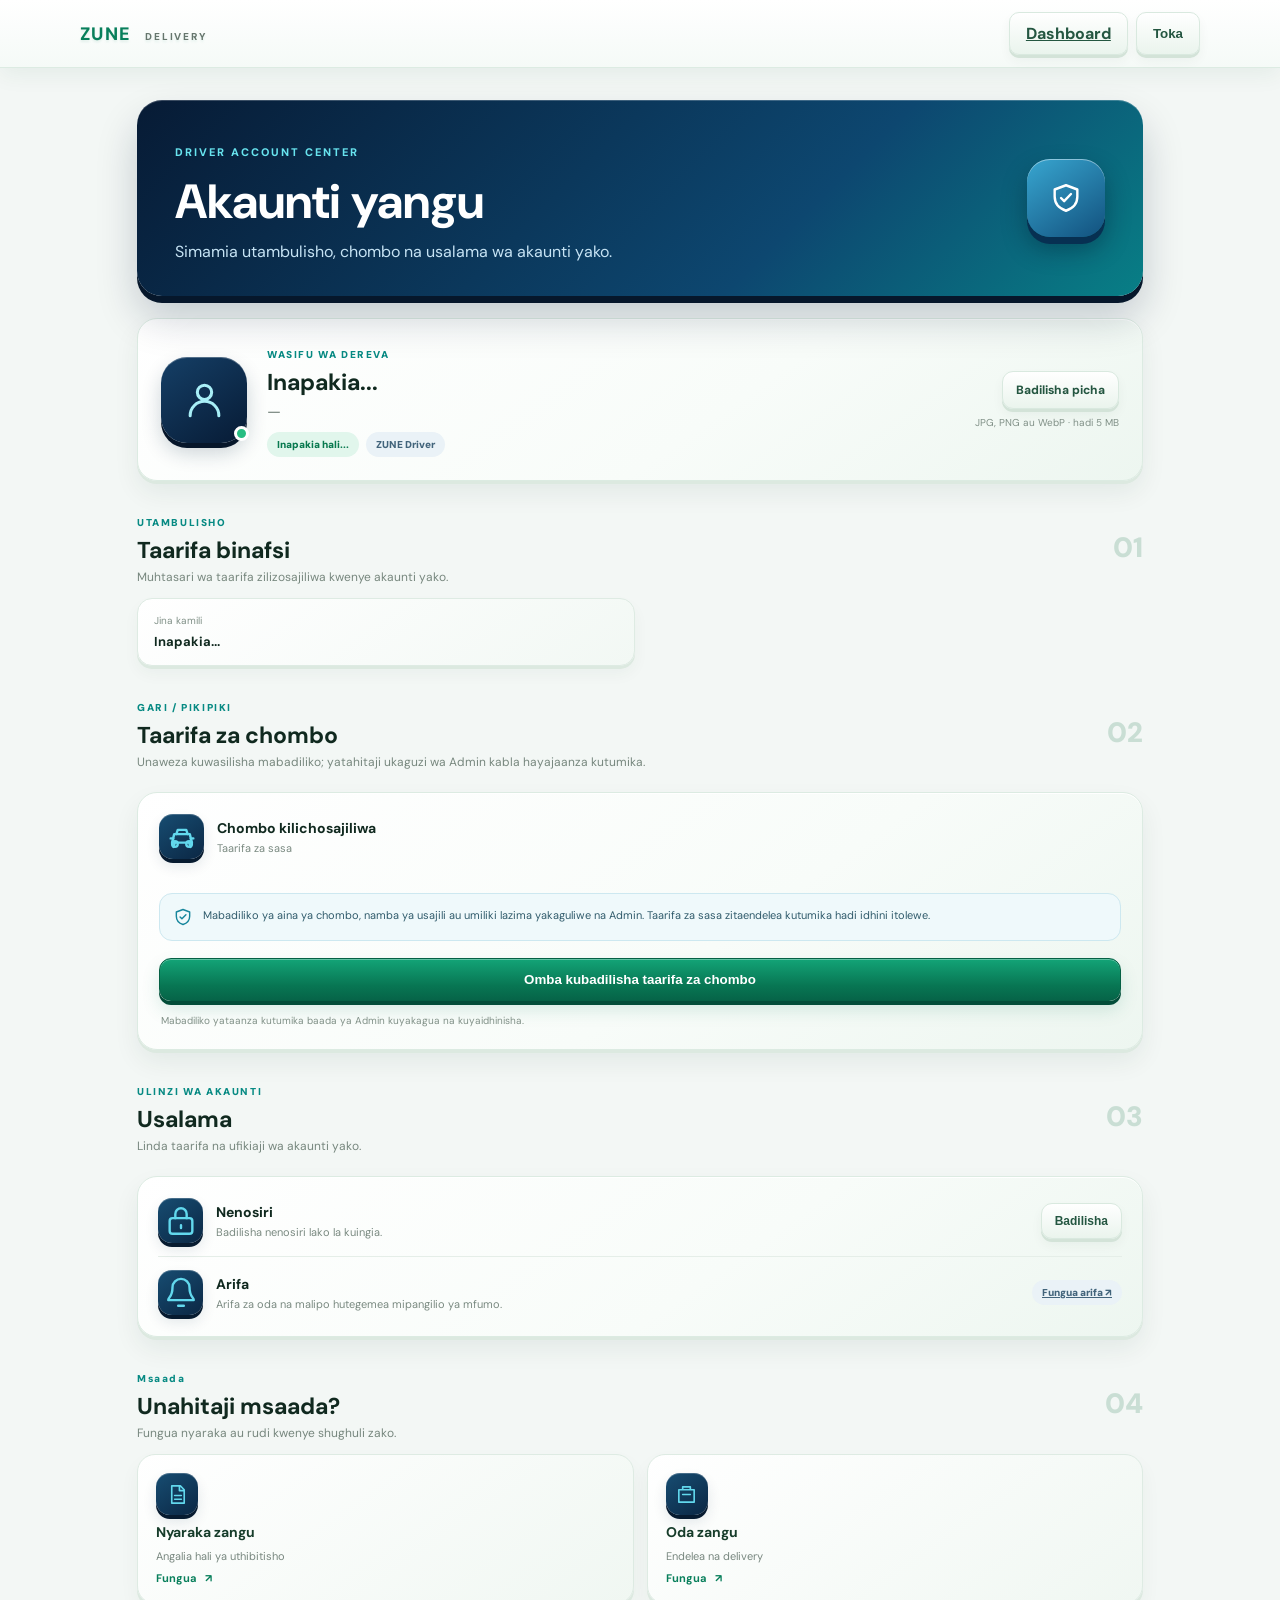
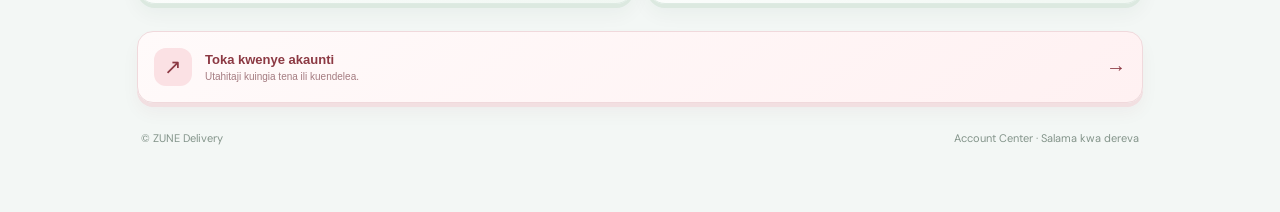
<file: profile.html>
<!doctype html>
<html lang="sw"><head><meta charset="utf-8"><meta name="viewport" content="width=device-width,initial-scale=1"><meta name="theme-color" content="#071b35"><title>Akaunti yangu | ZUNE Delivery</title><link rel="stylesheet" href="./styles.css"><link rel="stylesheet" href="./delivery-3d.css"><link rel="stylesheet" href="./profile-premium.css?v=vehicle-request-20261122-5"><link rel="stylesheet" href="./driver-mobile-nav.css?v=notifications-2"></head>
<body><header class="topbar"><a class="brand" href="./dashboard.html">ZUNE <span>DELIVERY</span></a><div class="top-actions"><a class="ghost" href="./dashboard.html">Dashboard</a><button id="logout" class="ghost" type="button">Toka</button></div></header>
<main class="shell account-shell"><section class="account-hero"><div><p class="eyebrow">DRIVER ACCOUNT CENTER</p><h1>Akaunti yangu</h1><p>Simamia utambulisho, chombo na usalama wa akaunti yako.</p></div><div class="account-hero-icon"><svg viewBox="0 0 24 24"><path d="M12 3 20 6v5c0 5-3.5 8.5-8 10-4.5-1.5-8-5-8-10V6z"/><path d="m8.5 12 2.2 2.2 4.8-5"/></svg></div></section>
<div id="notice" class="notice hidden" role="status"></div>
<section class="account-profile panel"><div class="avatar-wrap"><div id="avatar" class="account-avatar"><svg viewBox="0 0 24 24"><circle cx="12" cy="8" r="4"/><path d="M4 21a8 8 0 0 1 16 0"/></svg></div><span class="avatar-online"></span></div><div class="profile-main"><span class="account-kicker">WASIFU WA DEREVA</span><h2 id="driverName">Inapakia...</h2><p id="driverEmail">—</p><div class="profile-badges"><span id="accountStatus" class="account-chip">Inapakia hali...</span><span id="driverId" class="account-chip soft-chip">ZUNE Driver</span></div></div><div class="avatar-action"><label class="secondary account-upload" for="avatarFile">Badilisha picha</label><input id="avatarFile" type="file" accept="image/jpeg,image/png,image/webp" hidden><small>JPG, PNG au WebP · hadi 5 MB</small></div></section>
<section class="account-section"><div class="section-heading"><div><span class="account-kicker">UTAMBULISHO</span><h2>Taarifa binafsi</h2><p>Muhtasari wa taarifa zilizosajiliwa kwenye akaunti yako.</p></div><span class="section-symbol">01</span></div><div class="account-grid" id="personalDetails"><div class="account-info"><small>Jina kamili</small><strong>Inapakia...</strong></div></div></section>
<section class="account-section"><div class="section-heading"><div><span class="account-kicker">GARI / PIKIPIKI</span><h2>Taarifa za chombo</h2><p>Unaweza kuwasilisha mabadiliko; yatahitaji ukaguzi wa Admin kabla hayajaanza kutumika.</p></div><span class="section-symbol">02</span></div><div class="vehicle-panel panel"><div class="vehicle-heading"><div class="vehicle-icon"><svg viewBox="0 0 24 24"><path d="M5 16h14l-1.5-6h-11zM7 16l-1 3m11-3 1 3M8 10l1-3h6l1 3M4 13h2m12 0h2"/><circle cx="7" cy="17" r="2"/><circle cx="17" cy="17" r="2"/></svg></div><div><strong>Chombo kilichosajiliwa</strong><small id="vehicleStatus">Taarifa za sasa</small></div></div><div class="account-grid" id="vehicleDetails"></div><div class="vehicle-note"><svg viewBox="0 0 24 24"><path d="M12 3 20 6v5c0 5-3.5 8.5-8 10-4.5-1.5-8-5-8-10V6z"/><path d="m8.5 12 2.2 2.2 4.8-5"/></svg><span>Mabadiliko ya aina ya chombo, namba ya usajili au umiliki lazima yakaguliwe na Admin. Taarifa za sasa zitaendelea kutumika hadi idhini itolewe.</span></div><button class="primary account-wide" id="vehicleEdit" type="button">Omba kubadilisha taarifa za chombo</button>
<p class="account-footnote" id="vehicleRequestStatus">Mabadiliko yataanza kutumika baada ya Admin kuyakagua na kuyaidhinisha.</p>
<form id="vehicleChangeForm" class="vehicle-request-form" hidden>
<label>Aina ya chombo<select id="requestVehicleType" required><option value="motorcycle">Pikipiki</option><option value="car">Gari</option><option value="bicycle">Baiskeli</option><option value="other">Nyingine</option></select></label>
<label>Namba ya usajili<input id="requestVehicleRegistration" maxlength="40" placeholder="T 123 ABC"></label>
<label>Namba ya leseni<input id="requestLicenseNumber" maxlength="60"></label>
<label>Umiliki wa chombo<select id="requestVehicleOwnership" required><option value="owned">Changu mwenyewe</option><option value="borrowed">Nimeazima</option><option value="rented">Nimekodisha</option><option value="company">Cha kampuni</option></select></label>
<label class="vehicle-reason">Sababu ya mabadiliko<textarea id="requestVehicleReason" minlength="5" maxlength="500" required placeholder="Eleza kwa nini unahitaji kubadilisha taarifa..."></textarea></label>
<div class="vehicle-request-actions"><button class="primary" id="submitVehicleChange" type="submit">Tuma ombi kwa Admin</button><button class="ghost" id="cancelVehicleChange" type="button">Ghairi</button></div>
</form></div></section>
<section class="account-section"><div class="section-heading"><div><span class="account-kicker">ULINZI WA AKAUNTI</span><h2>Usalama</h2><p>Linda taarifa na ufikiaji wa akaunti yako.</p></div><span class="section-symbol">03</span></div><div class="security-card panel"><div class="security-row"><div class="security-icon"><svg viewBox="0 0 24 24"><rect x="4" y="10" width="16" height="11" rx="2"/><path d="M8 10V7a4 4 0 0 1 8 0v3m-4 5v2"/></svg></div><div class="security-copy"><strong>Nenosiri</strong><small>Badilisha nenosiri lako la kuingia.</small></div><button id="showPassword" class="secondary" type="button">Badilisha</button></div><form id="passwordForm" class="password-form" hidden><label>Nenosiri jipya<input id="newPassword" type="password" minlength="8" autocomplete="new-password" required placeholder="Angalau herufi 8"></label><label>Thibitisha nenosiri<input id="confirmPassword" type="password" minlength="8" autocomplete="new-password" required placeholder="Rudia nenosiri jipya"></label><div class="form-actions"><button class="primary" type="submit">Hifadhi nenosiri</button><button class="ghost" id="cancelPassword" type="button">Ghairi</button></div></form><div class="security-divider"></div><div class="security-row"><div class="security-icon"><svg viewBox="0 0 24 24"><path d="M18 8a6 6 0 0 0-12 0c0 7-3 7-3 9h18c0-2-3-2-3-9M10 21h4"/></svg></div><div class="security-copy"><strong>Arifa</strong><small>Arifa za oda na malipo hutegemea mipangilio ya mfumo.</small></div><a class="account-chip soft-chip" href="./notifications.html">Fungua arifa ↗</a></div></div></section>
<section class="account-section"><div class="section-heading"><div><span class="account-kicker">Msaada</span><h2>Unahitaji msaada?</h2><p>Fungua nyaraka au rudi kwenye shughuli zako.</p></div><span class="section-symbol">04</span></div><div class="help-grid"><a class="help-card" href="./driver-documents.html"><span class="help-icon"><svg viewBox="0 0 24 24"><path d="M6 3h9l4 4v14H6zM14 3v5h5M9 13h7m-7 4h7"/></svg></span><strong>Nyaraka zangu</strong><small>Angalia hali ya uthibitisho</small><b>Fungua <span>↗</span></b></a><a class="help-card" href="./jobs.html"><span class="help-icon"><svg viewBox="0 0 24 24"><path d="M4 7h16v13H4zM8 7V4h8v3M8 12h8"/></svg></span><strong>Oda zangu</strong><small>Endelea na delivery</small><b>Fungua <span>↗</span></b></a></div></section>
<button id="logoutLarge" class="logout-card" type="button"><span class="logout-symbol">↗</span><span><strong>Toka kwenye akaunti</strong><small>Utahitaji kuingia tena ili kuendelea.</small></span><span class="logout-arrow">→</span></button>
<footer><span>© ZUNE Delivery</span><span>Account Center · Salama kwa dereva</span></footer></main>
<nav class="driver-mobile-nav" aria-label="Driver navigation"><a href="./dashboard.html"><span class="nav-icon"><svg viewBox="0 0 24 24"><path d="m3 10 9-7 9 7v10h-6v-7H9v7H3z"/></svg></span><small>Home</small></a><a href="./jobs.html"><span class="nav-icon"><svg viewBox="0 0 24 24"><path d="M4 7h16v13H4zM8 7V4h8v3"/></svg></span><small>Oda</small></a><a href="./payments.html"><span class="nav-icon"><svg viewBox="0 0 24 24"><path d="M3 6h18v13H3zM3 10h18"/></svg></span><small>Malipo</small></a><a href="./driver-documents.html"><span class="nav-icon"><svg viewBox="0 0 24 24"><path d="M6 3h9l4 4v14H6zM14 3v5h5M9 13h7"/></svg></span><small>Nyaraka</small></a><a href="./notifications.html"><span class="nav-icon"><svg viewBox="0 0 24 24"><path d="M18 9a6 6 0 0 0-12 0c0 7-3 7-3 9h18c-2-2-3-2-3-9M10 21h4"/></svg></span><small>Arifa</small><i class="nav-badge" id="driverNotifBadge" hidden></i></a><a class="active" href="./profile.html" aria-current="page"><span class="nav-icon"><svg viewBox="0 0 24 24"><circle cx="12" cy="8" r="4"/><path d="M4 21a8 8 0 0 1 16 0"/></svg></span><small>Akaunti</small></a></nav><script type="module" src="./profile.js?v=vehicle-request-20261122"></script><script type="module" src="./notifications-badge.js?v=2"></script></body></html>
</file>
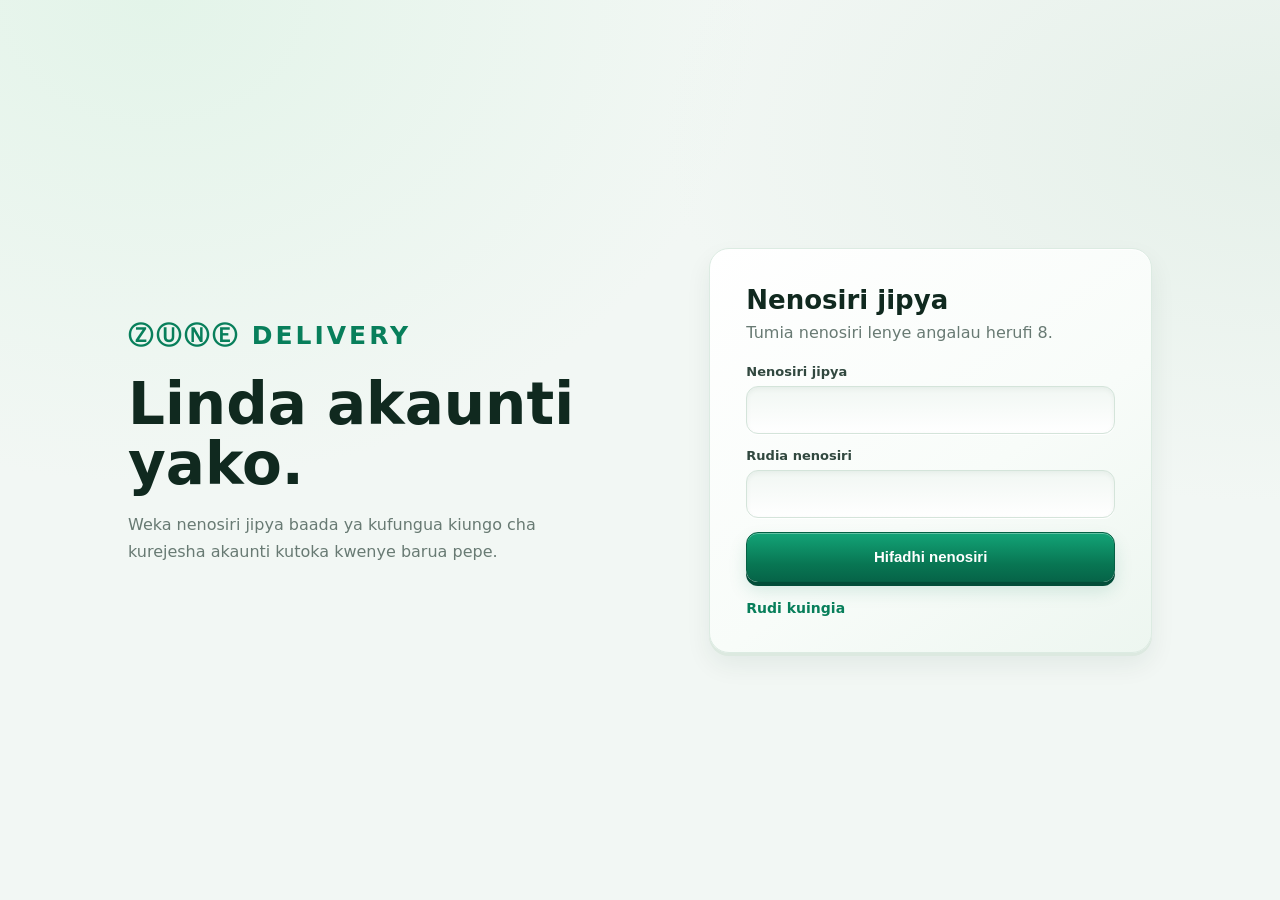
<file: reset-password.html>
<!doctype html><html lang="sw"><head><meta charset="utf-8"><meta name="viewport" content="width=device-width,initial-scale=1"><title>Badili nenosiri | ZUNE Delivery</title><link rel="stylesheet" href="./auth.css?v=1"><link rel="stylesheet" href="./delivery-3d.css?v=20261122-3d-1"></head><body><main class="auth-shell"><section class="auth-intro"><div class="auth-brand">ⓏⓊⓃⒺ DELIVERY</div><h1>Linda akaunti yako.</h1><p>Weka nenosiri jipya baada ya kufungua kiungo cha kurejesha akaunti kutoka kwenye barua pepe.</p></section><section class="auth-card"><h2>Nenosiri jipya</h2><p class="auth-sub">Tumia nenosiri lenye angalau herufi 8.</p><form id="resetForm" class="auth-form"><label>Nenosiri jipya<input name="password" type="password" minlength="8" required autocomplete="new-password"></label><label>Rudia nenosiri<input name="confirm" type="password" minlength="8" required autocomplete="new-password"></label><button class="auth-submit">Hifadhi nenosiri</button></form><div id="authMessage" class="auth-message hidden"></div><div class="auth-links"><a href="./login.html">Rudi kuingia</a></div></section></main><script type="module" src="./reset-password.js?v=1"></script></body></html>
</file>
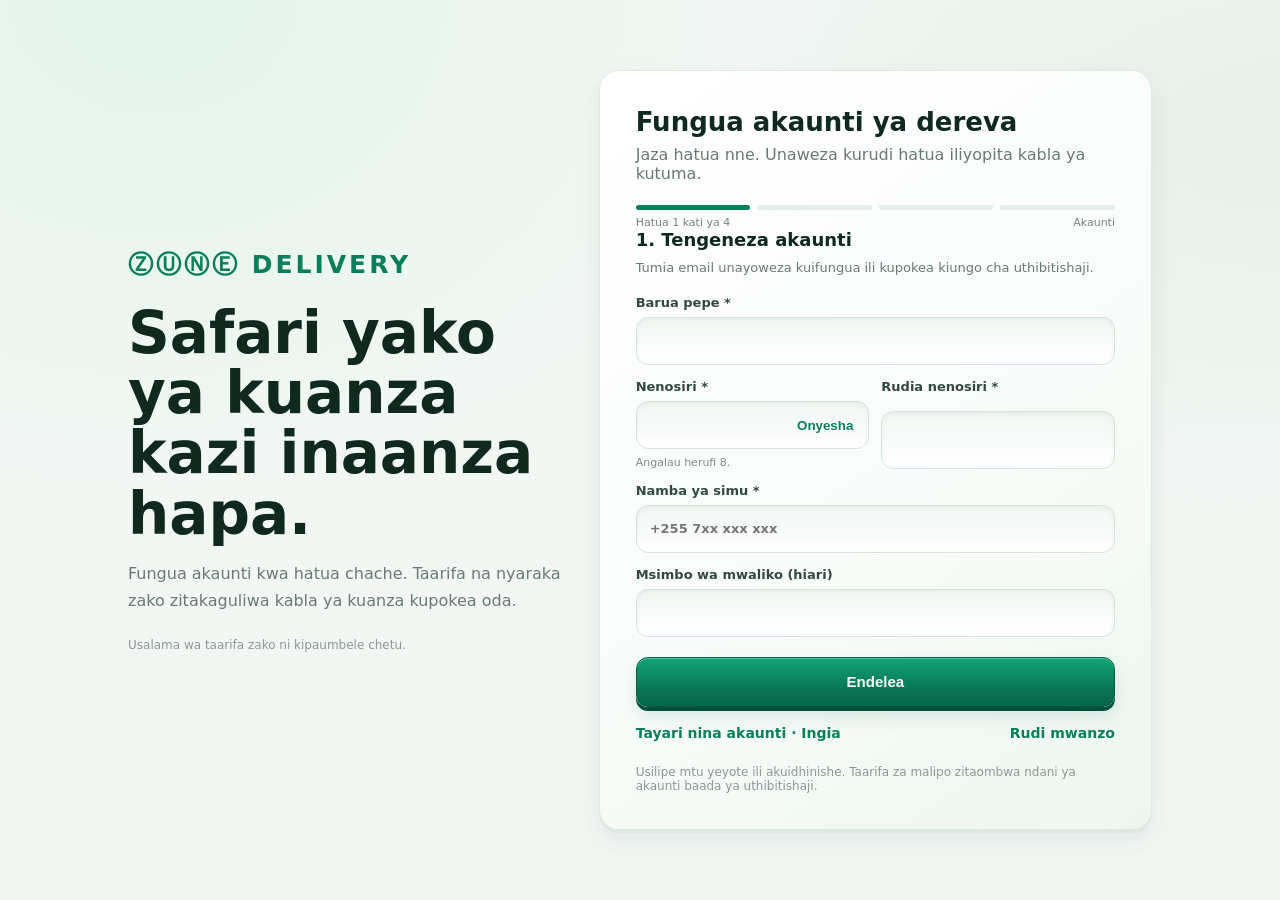
<file: signup.html>
<!doctype html>
<html lang="sw"><head><meta charset="utf-8"><meta name="viewport" content="width=device-width,initial-scale=1"><meta name="theme-color" content="#087f5b"><title>Jisajili | ZUNE Delivery</title><link rel="stylesheet" href="./auth.css?v=4"><style>
.wizard{display:grid;gap:18px}.step-track{display:grid;grid-template-columns:repeat(4,1fr);gap:7px;margin:8px 0 18px}.step-dot{height:5px;border-radius:8px;background:#e5eee9}.step-dot.active,.step-dot.done{background:#087f5b}.step-caption{display:flex;justify-content:space-between;color:#72827b;font-size:11px;margin-top:-12px}.step-panel{display:none}.step-panel.active{display:grid;gap:14px}.step-title{font-size:18px;font-weight:850;margin:0}.step-help{font-size:13px;color:#687a73;line-height:1.55;margin:-6px 0 2px}.step-actions{display:flex;gap:10px;margin-top:6px}.step-actions button{flex:1}.secondary{border:1px solid #d9e5df;border-radius:12px;background:white;color:#264238;font-weight:800;min-height:49px;padding:10px}.field-hint{font-size:11px;color:#7b8983;font-weight:500}.checkline{display:flex!important;grid-template-columns:18px 1fr;align-items:start;gap:9px!important;line-height:1.45}.checkline input{width:18px;height:18px;min-height:18px;margin:0}.finish-box{padding:16px;border-radius:15px;background:#eaf6ef;color:#155b43;line-height:1.6;font-size:13px}.password-wrap{position:relative}.password-wrap input{padding-right:70px}.show-pass{position:absolute;right:10px;top:50%;transform:translateY(-50%);border:0;background:none;color:#087f5b;font-weight:800}.auth-card{max-width:580px;width:100%;justify-self:center}.auth-shell{grid-template-columns:minmax(0,.8fr) minmax(340px,1fr)}@media(max-width:760px){.auth-shell{grid-template-columns:1fr}.auth-intro{display:none}.auth-card{max-width:none}}
</style><link rel="stylesheet" href="./delivery-3d.css?v=20261122-3d-1"></head><body><main class="auth-shell"><section class="auth-intro"><div class="auth-brand">ⓏⓊⓃⒺ DELIVERY</div><h1>Safari yako ya kuanza kazi inaanza hapa.</h1><p>Fungua akaunti kwa hatua chache. Taarifa na nyaraka zako zitakaguliwa kabla ya kuanza kupokea oda.</p><div class="auth-foot">Usalama wa taarifa zako ni kipaumbele chetu.</div></section><section class="auth-card"><h2>Fungua akaunti ya dereva</h2><p class="auth-sub">Jaza hatua nne. Unaweza kurudi hatua iliyopita kabla ya kutuma.</p><div class="step-track" aria-label="Hatua za usajili"><span class="step-dot active"></span><span class="step-dot"></span><span class="step-dot"></span><span class="step-dot"></span></div><div class="step-caption"><span id="stepCounter">Hatua 1 kati ya 4</span><span id="stepName">Akaunti</span></div>
<form id="signupForm" class="auth-form wizard" novalidate>
<section class="step-panel active" data-step="0"><h3 class="step-title">1. Tengeneza akaunti</h3><p class="step-help">Tumia email unayoweza kuifungua ili kupokea kiungo cha uthibitishaji.</p><label>Barua pepe *<input name="email" type="email" autocomplete="email" required></label><div class="auth-grid-2"><label>Nenosiri *<div class="password-wrap"><input name="password" type="password" minlength="8" autocomplete="new-password" required><button type="button" class="show-pass" data-toggle="password">Onyesha</button></div><span class="field-hint">Angalau herufi 8.</span></label><label>Rudia nenosiri *<input name="confirm_password" type="password" minlength="8" autocomplete="new-password" required></label></div><label>Namba ya simu *<input name="phone" type="tel" placeholder="+255 7xx xxx xxx" autocomplete="tel" required></label><label>Msimbo wa mwaliko (hiari)<input name="invite_code" autocomplete="off"></label><div class="step-actions"><button class="auth-submit" type="button" data-next>Endelea</button></div></section>
<section class="step-panel" data-step="1"><h3 class="step-title">2. Taarifa binafsi</h3><p class="step-help">Tumia majina yanayolingana na kitambulisho chako.</p><label>Majina kamili *<input name="full_name" autocomplete="name" minlength="3" required></label><div class="auth-grid-2"><label>Tarehe ya kuzaliwa *<input name="date_of_birth" type="date" required></label><label>Jinsia (hiari)<select name="gender"><option value="">Chagua</option><option value="male">Mwanaume</option><option value="female">Mwanamke</option><option value="prefer_not_to_say">Sitaki kusema</option></select></label></div><div class="auth-grid-2"><label>Mkoa *<input name="region" required></label><label>Wilaya *<input name="district" required></label></div><label>Mtaa / eneo unaloishi *<input name="residential_area" required></label><div class="auth-grid-2"><label>Mawasiliano ya dharura *<input name="emergency_phone" type="tel" required></label><label>Uhusiano *<input name="emergency_relation" placeholder="Mf. Ndugu" required></label></div><div class="step-actions"><button class="secondary" type="button" data-back>Rudi</button><button class="auth-submit" type="button" data-next>Endelea</button></div></section>
<section class="step-panel" data-step="2"><h3 class="step-title">3. Chombo cha usafiri</h3><p class="step-help">Mahitaji ya nyaraka yatafuata aina ya chombo utakachotumia.</p><label>Aina ya usafiri *<select name="vehicle_type" id="vehicleType" required><option value="motorcycle">Pikipiki</option><option value="car">Gari</option><option value="bicycle">Baiskeli</option><option value="other">Nyingine</option></select></label><div class="auth-grid-2"><label>Namba ya usajili<input name="vehicle_registration" placeholder="T 123 ABC"></label><label>Namba ya leseni<input name="license_number"></label></div><label>Umiliki wa chombo *<select name="vehicle_ownership" required><option value="owned">Changu mwenyewe</option><option value="borrowed">Nimeazima</option><option value="rented">Nimekodisha</option><option value="company">Cha kampuni</option></select></label><label class="checkline"><input type="checkbox" name="terms" required><span>Nathibitisha taarifa nilizojaza ni sahihi na nakubali zikaguliwe kwa madhumuni ya usajili wa dereva.</span></label><div class="step-actions"><button class="secondary" type="button" data-back>Rudi</button><button class="auth-submit" type="button" data-next>Endelea</button></div></section>
<section class="step-panel" data-step="3"><h3 class="step-title">4. Kagua na tuma</h3><p class="step-help">Hakikisha taarifa zako ziko sahihi kabla ya kutengeneza akaunti.</p><div id="reviewSummary" class="finish-box"></div><div class="finish-box"><b>Hatua zinazofuata</b><br>Thibitisha email yako, ingia, kisha pakia NIDA, picha ya uso, leseni na nyaraka za chombo kwenye ukurasa wa Nyaraka. Maombi yatapitiwa na Admin Mkuu.</div><div class="step-actions"><button class="secondary" type="button" data-back>Rudi</button><button class="auth-submit" id="submitSignup" type="submit">Tuma maombi</button></div></section></form><div id="authMessage" class="auth-message hidden" role="status"></div><div class="auth-links"><a href="./login.html">Tayari nina akaunti · Ingia</a><a href="./">Rudi mwanzo</a></div><div class="auth-foot">Usilipe mtu yeyote ili akuidhinishe. Taarifa za malipo zitaombwa ndani ya akaunti baada ya uthibitishaji.</div></section></main><script type="module" src="./signup.js?v=4"></script></body></html>
</file>
<file: styles.css>
@import url('https://fonts.googleapis.com/css2?family=DM+Sans:wght@400;500;600;700;800&display=swap');:root{font-family:'DM Sans',system-ui,sans-serif;color:#17251f;background:#f3f7f5;font-synthesis:none}*{box-sizing:border-box}body{margin:0}.topbar{height:68px;background:#fff;border-bottom:1px solid #e4ece7;display:flex;align-items:center;justify-content:space-between;padding:0 max(22px,calc((100vw - 1120px)/2))}.brand{font-weight:800;letter-spacing:.08em;color:#087f5b;text-decoration:none;font-size:18px}.brand span{font-size:10px;letter-spacing:.18em;color:#66766d;margin-left:8px}.top-actions{display:flex;gap:8px}.shell{max-width:1120px;margin:auto;padding:32px 22px}.hero{background:linear-gradient(120deg,#073f30,#087f5b);border-radius:24px;padding:42px;color:#fff;display:flex;align-items:center;justify-content:space-between;overflow:hidden}.hero h1{font-size:clamp(34px,6vw,58px);line-height:1.05;margin:8px 0 14px}.hero em{font-style:normal;color:#a6f0d1}.hero .muted{color:#d5eee3}.eyebrow{font-size:11px;letter-spacing:.18em;font-weight:800;color:#64cba0}.hero-mark{font-size:150px;font-weight:800;color:#ffffff20;margin-right:4%;line-height:1}.panel{background:#fff;border:1px solid #e3ebe6;border-radius:20px;padding:28px;margin-top:22px;box-shadow:0 12px 32px #153d2b08}.auth-grid{display:grid;grid-template-columns:1.2fr .8fr;gap:38px}.panel h2{margin:0 0 8px;font-size:25px}.muted,.hint{color:#718078}.tabs{display:flex;gap:8px;margin:22px 0 18px}.tab,.ghost{background:#f0f5f2;border:0;border-radius:10px;padding:10px 16px;color:#456054;font-weight:700;cursor:pointer}.tab.active{background:#dff5e9;color:#087f5b}.form{display:grid;gap:14px}.form label{font-size:13px;font-weight:700;color:#34483d;display:grid;gap:7px}.form input,.form select{width:100%;border:1px solid #dce6df;border-radius:10px;padding:12px 13px;font:inherit;color:#17251f;background:#fff;outline-color:#0a956b}.primary{border:0;border-radius:11px;background:#087f5b;color:#fff;font-weight:800;padding:14px 18px;cursor:pointer}.primary:hover{background:#066c4d}.side-note{background:#f3f8f5;border-radius:16px;padding:24px}.side-note h3{font-size:22px;margin:16px 0 8px}.side-note li{margin:12px 0;color:#4c6256}.pill{display:inline-flex;background:#e5f6ed;color:#087f5b;padding:7px 11px;border-radius:99px;font-size:11px;font-weight:800}.tiny,.hint{font-size:12px}.notice{padding:13px 15px;border-radius:11px;background:#edf7f1;color:#285c43;margin:12px 0}.notice.error{background:#fff0ef;color:#a33b31}.row-between{display:flex;justify-content:space-between;align-items:center;gap:12px}.summary-grid{display:grid;grid-template-columns:repeat(3,1fr);gap:12px;margin:22px 0}.summary-grid div{background:#f5f8f6;padding:16px;border-radius:12px}.summary-grid strong{display:block;margin-bottom:5px}.compact{grid-template-columns:repeat(3,1fr);align-items:end}.invite-result{margin-top:16px;padding:15px;background:#eff8f3;border-radius:12px;overflow-wrap:anywhere}.hidden{display:none!important}footer{display:flex;justify-content:space-between;color:#8a9890;font-size:11px;padding:28px 4px}@media(max-width:720px){.shell{padding:18px 14px}.hero{padding:28px 24px}.hero-mark{font-size:90px;margin:0}.auth-grid{grid-template-columns:1fr;gap:20px}.panel{padding:21px}.compact{grid-template-columns:1fr}.summary-grid{grid-template-columns:1fr}footer{gap:8px;flex-direction:column}}
.application-card{border:1px solid #e3ece6;border-radius:12px;padding:15px;margin:12px 0}.application-card p{font-size:13px;color:#6d7e74;overflow-wrap:anywhere}.application-actions{display:flex;gap:8px;flex-wrap:wrap}.application-actions button{padding:9px 14px}hr{border:0;border-top:1px solid #e7eee9;margin:24px 0}#applicationList{margin-top:14px}

/* Welcome splash with animated delivery vehicle */
.welcome-screen{position:fixed;inset:0;z-index:9999;display:grid;place-items:center;padding:24px;background:radial-gradient(circle at 50% 35%,#0d8b65,#064532 72%);color:#fff;transition:opacity .45s ease,visibility .45s ease}.welcome-screen.leaving{opacity:0;visibility:hidden;pointer-events:none}.welcome-content{width:min(100%,520px);text-align:center}.welcome-logo{font-size:clamp(25px,7vw,38px);font-weight:800;letter-spacing:.12em;color:#c8f6df}.welcome-kicker{font-size:11px;letter-spacing:.3em;font-weight:800;color:#8be0b8;margin:28px 0 12px}.welcome-content h1{font-size:clamp(34px,8vw,54px);line-height:1.08;margin:0}.welcome-content h1 span{display:block;color:#a9f0d0}.welcome-copy{font-size:17px;color:#e0f4e9;margin:18px 0 34px}.moving-road{height:76px;position:relative;margin:0 auto 28px;max-width:310px;overflow:hidden}.moving-vehicle{position:absolute;left:8px;bottom:17px;font-size:42px;filter:drop-shadow(0 5px 4px #002d2080);animation:deliveryDrive 2.6s ease-in-out infinite alternate}.road-line{position:absolute;left:0;right:0;bottom:12px;height:3px;background:repeating-linear-gradient(90deg,#d8f6e7 0 25px,transparent 25px 43px);animation:roadMove .55s linear infinite}.welcome-start{border:0;border-radius:14px;background:#e0f7eb;color:#075b40;padding:15px 30px;font:inherit;font-weight:800;font-size:16px;cursor:pointer;box-shadow:0 8px 24px #002f2050}.welcome-start span{margin-left:12px}@keyframes deliveryDrive{from{transform:translateX(0)}to{transform:translateX(205px)}}@keyframes roadMove{to{background-position:-43px 0}}@media(prefers-reduced-motion:reduce){.moving-vehicle,.road-line{animation:none}.welcome-screen{transition:none}}
</file>
<file: delivery-3d.css>
/* ZUNE Delivery — unified premium 3D interface */
:root{--zune-ink:#10291f;--zune-muted:#687d72;--zune-green:#087f5b;--zune-deep:#063e30;--zune-line:#dcebe2;--zune-surface:#f1f7f3}
html{background:radial-gradient(ellipse at 12% 0%,#e3f4e9 0,transparent 38%),radial-gradient(ellipse at 100% 15%,#e5f0e9 0,transparent 34%),#f2f7f4}
body{color:var(--zune-ink);background:transparent}
.topbar,.bar{background:linear-gradient(180deg,#fff,#f5faf7);border-bottom:1px solid #dcebe2;box-shadow:0 7px 22px #0b4c3710}
.brand{filter:drop-shadow(0 2px 1px #087f5b18)}
.shell,.wrap,.docs-shell{position:relative}
.hero{position:relative;isolation:isolate;overflow:hidden;border:1px solid #176c50;box-shadow:0 18px 0 -9px #073f30,0 25px 45px #063e3030,inset 0 1px #ffffff40;background:linear-gradient(135deg,#06402f 0%,#087f5b 58%,#12a477 100%)}
.hero:after{content:"";position:absolute;z-index:-1;width:310px;height:310px;right:-90px;top:-150px;border-radius:50%;background:radial-gradient(circle at 35% 35%,#ffffff35,#ffffff05 65%,transparent 70%);border:1px solid #ffffff1c;box-shadow:0 0 0 22px #ffffff08,0 0 0 48px #ffffff05}
.hero-mark{filter:drop-shadow(0 12px 4px #002b2050);text-shadow:0 3px 0 #ffffff18}
.panel,.card,.stat,.auth-card,.doc-card,.side-note,.application-card{border:1px solid #dcebe2;background:linear-gradient(145deg,#fff 0%,#f8fcf9 58%,#edf6f0 100%);box-shadow:0 3px 0 #dce9e0,0 12px 26px #153d2b12,inset 0 1px #fff;border-radius:20px;transition:transform .2s ease,box-shadow .2s ease}
.panel:hover,.card:hover,.stat:hover,.doc-card:hover{transform:translateY(-3px);box-shadow:0 5px 0 #d5e6db,0 18px 32px #153d2b18,inset 0 1px #fff}
.stat{position:relative;overflow:hidden}.stat:after{content:"";position:absolute;right:-25px;top:-32px;width:95px;height:95px;border-radius:50%;background:radial-gradient(circle,#d9f1e3,transparent 70%)}
.primary,.btn.primary,.auth-submit,.docs-actions button{background:linear-gradient(180deg,#13a477,#087653 65%,#066448);border:1px solid #056044;box-shadow:0 4px 0 #034d39,0 9px 18px #087f5b25,inset 0 1px #ffffff55;color:#fff;transition:transform .15s,box-shadow .15s}
.primary:hover,.btn.primary:hover,.auth-submit:hover,.docs-actions button:hover{transform:translateY(-2px);box-shadow:0 6px 0 #034d39,0 13px 22px #087f5b30,inset 0 1px #ffffff55}
.primary:active,.btn.primary:active,.auth-submit:active{transform:translateY(2px);box-shadow:0 1px 0 #034d39,0 3px 8px #087f5b20}
.ghost,.soft,.tab,.secondary,.btn.soft{border:1px solid #d9e9df;background:linear-gradient(180deg,#fff,#eaf4ed);box-shadow:0 3px 0 #d3e3d8,0 6px 12px #173c2b0c;color:#245641}
input,select,textarea{border:1px solid #d4e4da!important;background:linear-gradient(180deg,#f1f7f3,#fff)!important;box-shadow:inset 0 2px 5px #17442b0d,0 1px #fff!important;border-radius:12px!important}
input:focus,select:focus,textarea:focus{outline:0;border-color:#0a956b!important;box-shadow:0 0 0 3px #087f5b18,inset 0 2px 4px #17442b0a!important}
.pill,.status{box-shadow:inset 0 1px #ffffffa6,0 2px 4px #0c573015}
.notice,.docs-intro,.finish-box{border:1px solid #d5e9dc;box-shadow:inset 0 1px #fff,0 4px 12px #153d2b0a}
.map,.driver-destination-map{border:1px solid #d2e4d8;box-shadow:inset 0 2px 8px #123b2612,0 5px 12px #123b260c}
.event{border-left-color:#a7d9bc}.event:before{box-shadow:0 0 0 4px #dff3e7,0 2px 5px #087f5b40}
table{border-collapse:separate;border-spacing:0;width:100%;overflow:hidden;border-radius:12px}th{background:linear-gradient(180deg,#e9f5ed,#dceee3);color:#285a43}td,th{padding:12px;border-bottom:1px solid #e6efe9}
footer{color:#83948a}
.auth-welcome,.welcome-screen{background:radial-gradient(circle at 50% 30%,#159a70,#064532 72%);text-shadow:0 2px 8px #002f2050}
.auth-welcome-logo,.welcome-logo{filter:drop-shadow(0 8px 5px #002b2050)}
@media(max-width:760px){.hero{box-shadow:0 12px 0 -7px #073f30,0 17px 28px #063e3028,inset 0 1px #ffffff40}.panel,.card,.stat,.auth-card{border-radius:17px}.topbar,.bar{position:sticky;top:0;z-index:30}}
@media(prefers-reduced-motion:reduce){*,*:before,*:after{transition:none!important;animation:none!important;scroll-behavior:auto!important}}
</file>
<file: home-landing.css>
/* ZUNE Delivery Driver Portal — premium navy / electric blue 3D */
.driver-portal{--dp-navy:#101d39;--dp-blue:#2563eb;--dp-cyan:#67e8f9;--dp-ink:#14213b;background:radial-gradient(ellipse at 82% 8%,#dcecff 0,transparent 34%),linear-gradient(180deg,#f5f8ff 0%,#edf3fb 100%);color:var(--dp-ink)}
.driver-portal .topbar{min-height:78px;padding:12px max(18px,calc((100vw - 1160px)/2));background:#101d39f2;color:#fff;border-bottom:1px solid #ffffff1c;box-shadow:0 10px 30px #07152d24}
.driver-portal .brand{color:#fff;letter-spacing:.12em}.driver-portal .brand span{color:#8be9ff}
.driver-portal .top-actions{display:flex;align-items:center;gap:12px}.driver-portal .top-actions .ghost{color:#fff;border:1px solid #ffffff35;border-radius:12px;padding:10px 15px;text-decoration:none}
.portal-label{font-size:10px;letter-spacing:.2em;color:#9eb8dd;font-weight:800}
.driver-portal .shell{max-width:1160px;padding:34px 20px 55px}
.driver-portal .driver-hero{position:relative;overflow:hidden;min-height:420px;padding:clamp(28px,5vw,60px);border-radius:30px;background:radial-gradient(circle at 80% 30%,#254e8c 0,#172c52 34%,#101d39 72%);color:#fff;display:grid;grid-template-columns:1.05fr .95fr;gap:30px;align-items:center;box-shadow:0 10px 0 #0b1730,0 28px 55px #142c5038,inset 0 2px 2px #ffffff20}
.driver-portal .driver-hero:after{content:"";position:absolute;inset:0;pointer-events:none;background:linear-gradient(125deg,#ffffff0c,transparent 42%,#60a5fa12)}
.driver-portal .hero-copy{position:relative;z-index:2;max-width:610px}.driver-portal .hero .eyebrow,.driver-portal .section-heading .eyebrow,.driver-portal .join-panel .eyebrow{font-size:10px;letter-spacing:.24em;font-weight:900;color:#78ddf4;margin:0 0 17px}
.driver-portal .hero h1{font-size:clamp(40px,5.4vw,66px);line-height:1.02;letter-spacing:-.055em;margin:0 0 20px;color:#fff}
.driver-portal .hero h1 em{color:#82e8f8;font-style:normal;text-shadow:0 4px 22px #22d3ee35}
.driver-portal .hero .muted{max-width:520px;color:#d3e1f5;font-size:17px;line-height:1.7;margin:0 0 27px}
.driver-portal .application-actions{display:flex;flex-wrap:wrap;gap:12px}
.driver-portal .application-actions a,.driver-portal .join-panel>.primary{min-height:54px;padding:14px 20px;border-radius:14px;display:inline-flex;align-items:center;justify-content:center;text-decoration:none;font-weight:850;box-shadow:0 5px 0 #123b86,0 13px 24px #02081755,inset 0 1px #ffffff70}
.driver-portal .application-actions a.primary,.driver-portal .join-panel>.primary{background:linear-gradient(180deg,#65e8f7,#2498e8);color:#092144}
.driver-portal .application-actions a.ghost{background:#ffffff12;color:#fff;border:1px solid #ffffff40;box-shadow:0 5px 0 #0a1830,0 12px 22px #02081738}
.driver-portal .hero-note{display:flex;align-items:center;gap:9px;color:#9fb9d9;font-size:12px;margin:22px 0 0}.status-dot{width:8px;height:8px;border-radius:50%;background:#4ade80;box-shadow:0 0 0 5px #4ade8020}
.driver-portal .hero-workspace{position:relative;z-index:1;min-height:320px;padding:20px;border-radius:25px;background:linear-gradient(145deg,#ffffff20,#ffffff08);border:1px solid #ffffff30;box-shadow:inset 0 2px 2px #ffffff38,0 24px 45px #030c2055;backdrop-filter:blur(12px);transform:perspective(900px) rotateY(-7deg) rotateX(3deg)}
.workspace-top,.workspace-bottom{display:flex;justify-content:space-between;align-items:center;color:#c8d9f2;font-size:10px;font-weight:900;letter-spacing:.14em}.workspace-live{color:#86efac}
.workspace-orbit{height:235px;position:relative;display:grid;place-items:center}.orbit-ring{width:190px;height:190px;border-radius:50%;border:1px solid #7dd3fc65;box-shadow:0 0 0 18px #7dd3fc0b,0 0 45px #38bdf830,inset 0 0 35px #38bdf81a;transform:rotateX(62deg) rotateZ(-25deg)}.orbit-core{position:absolute;width:104px;height:104px;border-radius:30px;display:grid;place-items:center;font-size:55px;color:#b8f5ff;background:linear-gradient(145deg,#3b82f6,#142c58);box-shadow:0 12px 0 #0c1c3d,0 25px 35px #02081788,inset 0 2px 3px #ffffff70;transform:rotate(-9deg)}.orbit-chip{position:absolute;padding:8px 11px;border-radius:10px;background:#13294c;border:1px solid #8bdcfb55;color:#bff6ff;font-size:9px;font-weight:900;letter-spacing:.12em;box-shadow:0 7px 15px #02081766}.chip-one{top:28px;right:12%}.chip-two{bottom:27px;left:3%}.chip-three{bottom:20px;right:2%}.workspace-bottom{border-top:1px solid #ffffff25;padding-top:14px;letter-spacing:.04em}.workspace-bottom b{color:#75e7f7;margin-right:6px}
.driver-portal .section-heading{text-align:center;margin:55px auto 25px;max-width:700px}.driver-portal .section-heading h2,.driver-portal .join-panel h2{font-size:clamp(27px,3vw,38px);letter-spacing:-.04em;margin:0 0 10px;color:#14213b}.driver-portal .section-heading .muted{color:#65758f;line-height:1.6;margin:0}
.driver-portal .driver-features{display:grid;grid-template-columns:repeat(3,minmax(0,1fr));gap:18px;margin:0}
.driver-portal .driver-features .feature-card{position:relative;overflow:hidden;min-height:255px;padding:25px;border-radius:21px;background:linear-gradient(145deg,#fff,#edf4ff);border:1px solid #dce8f7;box-shadow:0 7px 0 #d7e3f2,0 16px 28px #18365b13,inset 0 1px #fff;display:flex;flex-direction:column;align-items:flex-start}
.driver-portal .feature-icon{width:48px;height:48px;border-radius:15px;display:grid;place-items:center;background:linear-gradient(145deg,#d8f8ff,#a9d9ff);color:#1451a3;font-size:25px;font-weight:900;box-shadow:0 5px 0 #8bb9e8,0 10px 18px #23518a20;margin-bottom:18px}
.driver-portal .feature-card .pill{font-size:9px;letter-spacing:.14em;color:#3672b6;font-weight:900}.driver-portal .feature-card h2{font-size:19px;margin:10px 0 8px;color:#172b4d}.driver-portal .feature-card p{font-size:13px;line-height:1.65;color:#64748b;margin:0 0 17px}.driver-portal .feature-card .text-link{margin-top:auto;color:#1765b7;font-size:12px;font-weight:900;text-decoration:none}
.driver-portal .join-panel{margin-top:28px;padding:30px 34px;border-radius:23px;background:linear-gradient(110deg,#14294c,#1c4779);color:#fff;display:flex;align-items:center;justify-content:space-between;gap:25px;box-shadow:0 8px 0 #0e2342,0 20px 35px #102d522c,inset 0 1px #ffffff25}.driver-portal .join-panel h2{color:#fff}.driver-portal .join-panel .muted{color:#c5d7ef;max-width:620px;line-height:1.6;margin:0}.driver-portal .join-panel>.primary{white-space:nowrap}
.driver-portal footer{margin-top:28px;padding-top:20px;border-top:1px solid #d7e3f1;color:#74839a;font-size:11px;display:flex;justify-content:space-between;gap:12px}
@media(max-width:800px){.driver-portal .driver-hero{grid-template-columns:1fr;gap:25px}.driver-portal .hero-workspace{min-height:290px;transform:none}.driver-portal .driver-features{grid-template-columns:repeat(2,minmax(0,1fr))}.driver-portal .join-panel{align-items:flex-start;flex-direction:column}}
@media(max-width:560px){.driver-portal .topbar{padding:10px 14px;min-height:68px}.driver-portal .brand{font-size:16px}.driver-portal .brand span{font-size:9px}.portal-label{display:none}.driver-portal .shell{padding:20px 13px 38px}.driver-portal .driver-hero{padding:28px 21px;border-radius:23px;min-height:0}.driver-portal .hero h1{font-size:43px}.driver-portal .hero .muted{font-size:15px}.driver-portal .application-actions{display:grid;grid-template-columns:1fr}.driver-portal .application-actions a{width:100%}.driver-portal .hero-workspace{padding:16px;min-height:270px}.workspace-orbit{height:205px}.orbit-ring{width:165px;height:165px}.orbit-core{width:88px;height:88px;font-size:46px}.driver-portal .section-heading{margin:42px auto 21px}.driver-portal .driver-features{grid-template-columns:1fr;gap:14px}.driver-portal .driver-features .feature-card{min-height:0;padding:22px}.driver-portal .join-panel{padding:25px 22px}.driver-portal .join-panel>.primary{width:100%}.driver-portal footer{flex-direction:column;font-size:10px}}


/* Driver portal refinement: cohesive 3D identity, accessible controls and responsive scene */
.driver-portal{background:radial-gradient(ellipse at 78% 4%,#d9ebff 0,transparent 30%),radial-gradient(ellipse at 8% 42%,#e5f4ff 0,transparent 26%),linear-gradient(180deg,#f7faff 0%,#edf3fb 100%)}
.driver-portal .topbar{position:relative;z-index:5}
.driver-portal .brand{display:flex;align-items:center;gap:10px;letter-spacing:0}
.driver-portal .brand-mark{width:37px;height:37px;display:grid;place-items:center;border-radius:12px;background:linear-gradient(145deg,#65e8f7,#2876df);color:#10274b;font-size:23px;font-weight:1000;box-shadow:0 4px 0 #174b91,0 9px 18px #02081745,inset 0 1px #ffffffb0}
.driver-portal .brand-name{font-size:15px;letter-spacing:.12em}.driver-portal .brand-name b{display:block;color:#91eaff;font-size:9px;letter-spacing:.25em;margin-top:2px}
.driver-portal .top-actions{gap:14px}
.driver-portal .language-toggle,.driver-portal .top-login{min-height:40px;padding:9px 14px;border:1px solid #ffffff38;border-radius:12px;background:#ffffff0d;color:#fff;font:inherit;font-size:12px;font-weight:800;text-decoration:none;cursor:pointer}
.driver-portal .top-login{background:linear-gradient(180deg,#e4faff,#9cddff);color:#10274b;border-color:#ffffff80;box-shadow:0 3px 0 #24518a}
.driver-portal .driver-hero{isolation:isolate}
.driver-portal .hero-description{max-width:520px;color:#d3e1f5;font-size:17px;line-height:1.7;margin:0 0 27px}
.driver-portal .application-actions a{transition:transform .2s ease,filter .2s ease,box-shadow .2s ease}
.driver-portal .application-actions a:hover,.driver-portal .join-panel>.primary:hover{transform:translateY(-3px);filter:brightness(1.06)}
.driver-portal .hero-workspace{display:flex;flex-direction:column;justify-content:space-between}
.driver-portal .workspace-scene{height:245px;position:relative;display:grid;place-items:center;overflow:hidden}
.driver-portal .scene-glow{position:absolute;width:180px;height:180px;border-radius:50%;background:#22d3ee25;filter:blur(28px)}
.driver-portal .scene-ring{position:absolute;border:1px solid #8be9ff65;border-radius:50%;box-shadow:0 0 30px #38bdf820,inset 0 0 24px #38bdf812}
.driver-portal .ring-a{width:190px;height:190px;transform:rotateX(65deg) rotateZ(-22deg)}
.driver-portal .ring-b{width:155px;height:155px;transform:rotateY(65deg) rotateZ(28deg);border-color:#60a5fa70}
.driver-portal .scene-cube{position:relative;width:104px;height:104px;display:grid;place-items:center;border-radius:28px;background:linear-gradient(145deg,#70eaff 0%,#3188ed 48%,#173d83 100%);color:#fff;font-size:55px;font-weight:1000;text-shadow:0 3px 10px #09234c88;box-shadow:0 12px 0 #102b5b,0 28px 35px #02081788,inset 0 2px 4px #ffffffb0;transform:perspective(500px) rotateX(12deg) rotateY(-17deg) rotateZ(-7deg)}
.driver-portal .scene-tag{position:absolute;z-index:2;padding:9px 11px;border:1px solid #9ceaff55;border-radius:11px;background:linear-gradient(145deg,#234979,#102344);color:#d9faff;font-size:9px;font-weight:900;letter-spacing:.09em;box-shadow:0 7px 16px #02081770,inset 0 1px #ffffff35}
.driver-portal .scene-tag b{color:#7deaff;margin-right:5px;font-size:13px}
.driver-portal .tag-gps{top:20px;right:4%}.driver-portal .tag-jobs{left:0;bottom:25px}.driver-portal .tag-pay{right:0;bottom:12px}
.driver-portal .workspace-live{display:flex;align-items:center;gap:6px}.driver-portal .workspace-live i{width:7px;height:7px;border-radius:50%;background:#4ade80;box-shadow:0 0 0 4px #4ade8020}
.driver-portal .workspace-bottom{width:100%}
.driver-portal .driver-features .feature-card{transition:transform .22s ease,box-shadow .22s ease,border-color .22s ease}
.driver-portal .driver-features .feature-card:hover{transform:translateY(-6px);border-color:#a9d4ff;box-shadow:0 10px 0 #c8dcf4,0 24px 38px #18365b20,inset 0 1px #fff}
.driver-portal .feature-icon{flex:0 0 auto}
.driver-portal .feature-card .text-link{display:inline-flex;align-items:center;gap:6px}
.driver-portal .join-panel{position:relative;overflow:hidden}
.driver-portal .join-panel:after{content:"Z";position:absolute;right:24%;top:-55px;font-size:220px;line-height:1;font-weight:1000;color:#ffffff08;pointer-events:none}
.driver-portal .join-panel>div,.driver-portal .join-panel>.primary{position:relative;z-index:1}
.driver-portal footer{padding-bottom:8px}
@media(max-width:800px){.driver-portal .scene-tag{font-size:8px}.driver-portal .join-panel:after{right:4%}}
@media(max-width:560px){.driver-portal .brand-mark{width:33px;height:33px}.driver-portal .brand-name{font-size:13px}.driver-portal .top-actions{gap:7px}.driver-portal .language-toggle,.driver-portal .top-login{padding:8px 11px}.driver-portal .hero-description{font-size:15px}.driver-portal .workspace-scene{height:220px}.driver-portal .scene-cube{width:88px;height:88px;font-size:46px}.driver-portal .ring-a{width:165px;height:165px}.driver-portal .ring-b{width:138px;height:138px}.driver-portal .tag-gps{right:0}.driver-portal .tag-jobs{left:0}.driver-portal .tag-pay{right:0;bottom:8px}}
@media(prefers-reduced-motion:reduce){.driver-portal .application-actions a,.driver-portal .join-panel>.primary,.driver-portal .driver-features .feature-card{transition:none}.driver-portal .application-actions a:hover,.driver-portal .join-panel>.primary:hover,.driver-portal .driver-features .feature-card:hover{transform:none}}
</file>
<file: driver-documents-premium.css>
/* ZUNE Driver Verification Center — premium 3D */
.docs-shell{max-width:1040px;padding:26px 22px 110px;color:#10233f}
.docs-head{margin-bottom:22px}.docs-head>div>b{display:inline-flex;align-items:center;gap:8px;color:#087fba!important;letter-spacing:.16em;font-size:11px}.docs-head h1{font-size:clamp(25px,4vw,34px);letter-spacing:-.04em;color:#10233f}.docs-head a{color:#087fba!important;background:#eaf6ff;padding:10px 14px;border-radius:12px;border:1px solid #d5eafa}
.verification-hero{position:relative;display:grid;grid-template-columns:auto 1fr;gap:16px;align-items:center;overflow:hidden;padding:24px;border-radius:25px;color:#fff;background:radial-gradient(circle at 90% 10%,#277dc0 0,transparent 35%),linear-gradient(135deg,#071a36,#103c68 62%,#087da8);box-shadow:0 7px 0 #06162c,0 22px 42px #102f5030,inset 0 1px #ffffff30;margin-bottom:28px}
.verification-hero:after{content:"";position:absolute;width:220px;height:220px;border:1px solid #ffffff16;border-radius:50%;right:-75px;bottom:-150px;box-shadow:0 0 0 22px #ffffff08,0 0 0 48px #ffffff06;pointer-events:none}
.verification-orb{width:64px;height:64px;display:grid;place-items:center;border-radius:20px;background:linear-gradient(145deg,#48c8f4,#0876ba);box-shadow:0 5px 0 #07518b,0 12px 22px #001a3b66,inset 0 1px #ffffff80;font-size:30px;font-weight:900}
.verification-copy{position:relative;z-index:1}.eyebrow{font-size:10px;letter-spacing:.16em;font-weight:900;color:#1596cc}.verification-copy .eyebrow{color:#76e6ff}.verification-copy h2{font-size:23px;margin:5px 0 6px;letter-spacing:-.03em}.verification-copy p{max-width:570px;margin:0;color:#c2d8eb;font-size:13px;line-height:1.6}
.verification-progress{grid-column:1/-1;position:relative;z-index:1;padding:15px 16px;border:1px solid #ffffff25;border-radius:16px;background:#ffffff12;backdrop-filter:blur(10px)}
.progress-top{display:flex;justify-content:space-between;align-items:center;font-size:12px;color:#d6e8f6;font-weight:700}.progress-top strong{font-size:18px;color:#fff}.progress-track{height:9px;background:#ffffff25;border-radius:20px;overflow:hidden;margin:9px 0 6px;box-shadow:inset 0 2px 4px #001b3d55}.progress-track span{display:block;width:0;height:100%;border-radius:20px;background:linear-gradient(90deg,#32b8ef,#72f1e2);box-shadow:0 0 14px #48d7f4;transition:width .35s ease}.verification-progress small{font-size:11px;color:#b9d5e9}
.section-heading{display:flex;align-items:center;justify-content:space-between;gap:12px;margin:0 0 15px}.section-heading h2{margin:4px 0;font-size:21px;letter-spacing:-.03em;color:#10233f}.section-heading p{margin:0;color:#6b7e92;font-size:12px}.secure-chip{font-size:11px;font-weight:800;color:#0878ad;background:#e8f6ff;border:1px solid #cceaff;padding:9px 12px;border-radius:30px;white-space:nowrap}
.docs-grid{gap:16px}.doc-card{position:relative;gap:11px;padding:18px;border-radius:20px;border:1px solid #dce9f4;background:linear-gradient(145deg,#fff,#f4f9ff);box-shadow:0 4px 0 #dce8f2,0 12px 24px #163b5c10,inset 0 1px #fff}.doc-card:hover{transform:translateY(-3px);box-shadow:0 6px 0 #d2e3f0,0 18px 28px #163b5c16}.doc-card-top{display:flex;align-items:center;justify-content:space-between}.doc-symbol{width:46px;height:46px;display:grid;place-items:center;font-size:23px;border-radius:15px;background:linear-gradient(145deg,#e4f5ff,#c8eaff);box-shadow:0 4px 0 #b8d9ee,0 8px 14px #1b6c9c18}.doc-tag{font-size:9px;letter-spacing:.1em;font-weight:900;color:#36718e;background:#e9f5fb;border-radius:20px;padding:6px 9px}.doc-card h3{font-size:15px;color:#142c49;line-height:1.4}.doc-card p{font-size:12px;color:#708197;line-height:1.55}.doc-card input{font-size:12px;padding:11px!important;background:#f7fbff!important;border-color:#d8e6f1!important}.doc-card input[type=file]{cursor:pointer}.doc-pair label,.doc-card>label{font-size:11px;color:#48617c;font-weight:800}.doc-state{display:inline-flex;align-self:start;width:max-content;max-width:100%;font-size:10px!important;font-weight:900;padding:7px 10px;border-radius:30px;background:#fff4d9;color:#9a6b12}.doc-state.approved{background:#e3f8ef;color:#08764f}.doc-state.rejected{background:#fff0ef;color:#bb382d}.doc-state.pending{background:#eaf5ff;color:#176da7}.doc-state.reviewing{background:#eaf5ff;color:#176da7}
.docs-message{border:1px solid #bde8d3;background:#eafaf2;color:#08764f;font-size:13px;font-weight:700}.docs-message.error{border-color:#ffd4cf;background:#fff1ef;color:#ad3027}
.upload-footer{display:flex;justify-content:space-between;align-items:center;gap:18px;margin-top:22px;padding:19px;border:1px solid #d9e9f5;border-radius:20px;background:linear-gradient(145deg,#fff,#f1f8ff);box-shadow:0 4px 0 #dce8f2,0 12px 24px #163b5c0d}.upload-footer strong{color:#142c49}.upload-footer p{max-width:500px;margin:5px 0 0;color:#708197;font-size:12px;line-height:1.5}.docs-actions{display:grid;gap:9px;margin:0;min-width:205px}.docs-actions button{background:linear-gradient(180deg,#168fd0,#0867a7 70%,#07568e)!important;border-color:#07568e!important;box-shadow:0 4px 0 #064777,0 9px 18px #087fba30,inset 0 1px #ffffff55!important;border-radius:13px;padding:14px 18px}.docs-actions button span{margin-left:9px}.docs-actions button:disabled{opacity:.55}.docs-note{text-align:center;font-size:10px;color:#71849a}
@media(max-width:650px){.docs-shell{padding:15px 14px 110px}.docs-head h1{font-size:25px}.verification-hero{padding:18px;gap:12px;border-radius:21px}.verification-orb{width:52px;height:52px;border-radius:16px;font-size:25px}.verification-copy h2{font-size:19px}.verification-copy p{font-size:12px}.verification-progress{padding:13px}.section-heading h2{font-size:18px}.docs-grid{grid-template-columns:1fr;gap:13px}.doc-card{padding:16px}.upload-footer{display:grid;padding:16px}.docs-actions{min-width:0}.docs-actions button{width:100%}.docs-note{text-align:left}}
@media(prefers-reduced-motion:reduce){.progress-track span{transition:none}}
</file>
<file: auth.css>
:root{--green:#087f5b;--deep:#07543f;--ink:#13251f;--muted:#687a73;--line:#e1ebe6;--paper:#f4f8f6}*{box-sizing:border-box}body{margin:0;background:var(--paper);color:var(--ink);font-family:Inter,system-ui,-apple-system,Segoe UI,sans-serif}.auth-shell{min-height:100vh;display:grid;grid-template-columns:minmax(0,1fr) minmax(300px,.8fr);max-width:1080px;margin:auto;padding:28px;gap:28px;align-items:center}.auth-brand{font-weight:900;letter-spacing:.12em;color:var(--green);font-size:25px}.auth-intro h1{font-size:clamp(34px,5vw,58px);line-height:1.04;margin:22px 0 14px}.auth-intro p{color:var(--muted);font-size:16px;line-height:1.7;max-width:460px}.auth-card{background:#fff;border:1px solid var(--line);border-radius:24px;padding:clamp(22px,4vw,36px);box-shadow:0 18px 55px #0b4c3710}.auth-card h2{margin:0 0 8px;font-size:26px}.auth-sub{color:var(--muted);margin:0 0 22px}.auth-form{display:grid;gap:14px}.auth-form label{display:grid;gap:7px;font-size:13px;font-weight:700;color:#31483f}.auth-form input,.auth-form select{width:100%;min-height:48px;border:1px solid #d8e4de;border-radius:12px;padding:11px 13px;font:inherit;background:#fff;color:var(--ink);outline:none}.auth-form input:focus,.auth-form select:focus{border-color:var(--green);box-shadow:0 0 0 3px #087f5b18}.auth-grid-2{display:grid;grid-template-columns:1fr 1fr;gap:12px}.auth-submit{border:0;border-radius:12px;background:var(--green);color:white;font-weight:800;min-height:50px;padding:12px 16px;font-size:15px;cursor:pointer}.auth-submit:disabled{opacity:.55;cursor:wait}.auth-links{display:flex;justify-content:space-between;gap:12px;flex-wrap:wrap;margin-top:18px;font-size:14px}.auth-links a{color:var(--green);font-weight:700;text-decoration:none}.auth-message{margin:14px 0;padding:12px 14px;border-radius:12px;background:#e9f6ef;color:#07543f;line-height:1.5;font-size:14px}.auth-message.error{background:#fff0ee;color:#a42b22}.hidden{display:none!important}.auth-foot{margin-top:24px;color:#8a9892;font-size:12px}@media(max-width:760px){.auth-shell{grid-template-columns:1fr;padding:18px;gap:18px}.auth-intro{padding:12px 5px}.auth-intro h1{font-size:36px;margin:12px 0}.auth-intro p{font-size:14px}.auth-card{border-radius:20px}.auth-grid-2{grid-template-columns:1fr}}
.auth-welcome{position:fixed;inset:0;z-index:50;display:grid;place-items:center;background:linear-gradient(145deg,#064b39,#087f5b 65%,#12a477);color:#fff;text-align:center;transition:opacity .45s ease,visibility .45s ease}.auth-welcome.leaving{opacity:0;visibility:hidden}.auth-welcome-inner{padding:24px}.auth-welcome-logo{font-size:clamp(42px,9vw,68px);font-weight:950;letter-spacing:.12em}.auth-welcome-kicker{font-size:11px;letter-spacing:.28em;opacity:.8}.auth-welcome h2{font-size:clamp(22px,5vw,34px);margin:12px 0}.auth-welcome-vehicle{font-size:38px;display:inline-block;animation:vehicleMove 1.3s ease-in-out infinite alternate}.auth-welcome-road{height:3px;width:180px;background:linear-gradient(90deg,transparent,#d7f7e8,transparent);margin:10px auto}@keyframes vehicleMove{from{transform:translateX(-24px)}to{transform:translateX(24px)}}
</file>
<file: driver-mobile-nav.css>
/* Shared ZUNE Driver mobile bottom navigation */
.driver-mobile-nav{display:none}
@media(max-width:760px){body{padding-bottom:94px!important}.driver-mobile-nav{position:fixed!important;display:grid!important;grid-template-columns:repeat(6,minmax(0,1fr));align-items:center;gap:2px;left:10px;right:10px;bottom:max(10px,env(safe-area-inset-bottom));height:70px;padding:5px;z-index:99999!important;visibility:visible!important;opacity:1!important;transform:none!important;pointer-events:auto!important;background:linear-gradient(145deg,#142f53f7,#081a35f7);-webkit-backdrop-filter:blur(18px);backdrop-filter:blur(18px);border:1px solid #ffffff35;border-radius:19px;box-shadow:0 12px 35px #0b1c3580,inset 0 1px #ffffff20}.driver-mobile-nav a{min-width:0;height:57px;display:flex!important;flex-direction:column;align-items:center;justify-content:center;gap:3px;border-radius:13px;text-decoration:none!important;color:#b5c9df!important;font-size:9px;font-weight:800;line-height:1.1;visibility:visible!important;opacity:1!important}.driver-mobile-nav a.active{color:#fff!important;background:linear-gradient(145deg,#28598c,#173b68);box-shadow:0 3px 0 #07172c,inset 0 1px #ffffff30}.driver-mobile-nav .nav-icon{width:31px;height:29px;display:grid;place-items:center;border-radius:9px;color:#a9c3df;background:linear-gradient(145deg,#254b76,#102846);box-shadow:0 2px 0 #07172c,0 4px 8px #0003,inset 0 1px #ffffff25}.driver-mobile-nav a.active .nav-icon{color:#68e3fb;background:linear-gradient(145deg,#398dd2,#15558f);box-shadow:0 2px 0 #0a3157,inset 0 1px #ffffff65}.driver-mobile-nav svg{width:18px;height:18px;fill:none;stroke:currentColor;stroke-width:1.9;stroke-linecap:round;stroke-linejoin:round}.driver-mobile-nav small{font-size:9px;white-space:nowrap}}
@media(min-width:761px){.driver-mobile-nav{display:none!important}}

.driver-mobile-nav a{position:relative}.driver-mobile-nav .nav-badge{position:absolute;top:2px;right:calc(50% - 23px);min-width:15px;height:15px;padding:0 4px;display:grid;place-items:center;border-radius:99px;background:linear-gradient(145deg,#ff7c86,#d92e4d);border:1px solid #ffd4dc;color:#fff;font-style:normal;font-size:8px;font-weight:900;box-shadow:0 2px 5px #0006}.driver-mobile-nav .nav-badge[hidden]{display:none}
</file>
<file: notifications.css>
.driver-notifications{min-height:100vh;background:radial-gradient(circle at 85% 7%,#1c4776 0,transparent 28%),linear-gradient(150deg,#07162d,#0c2342 58%,#102e50);color:#eff7ff;font-family:'DM Sans',sans-serif}.driver-notifications .topbar{display:flex;align-items:center;justify-content:space-between;padding:15px clamp(16px,4vw,54px);border-bottom:1px solid #ffffff16;background:#07172bd9;backdrop-filter:blur(16px)}.driver-notifications .brand{display:flex;align-items:center;gap:10px;color:#fff;text-decoration:none;font-weight:900;letter-spacing:.12em}.driver-notifications .brand-mark{display:grid;place-items:center;width:38px;height:38px;border-radius:12px;background:linear-gradient(145deg,#77e8fa,#1874c2);box-shadow:0 5px 0 #0a3157,0 9px 18px #0005;color:#092442}.driver-notifications .brand small{display:block;font-size:9px;color:#93badb;letter-spacing:.2em}.driver-notifications .top-actions{display:flex;gap:9px;align-items:center}.notif-back,.notif-refresh{border:1px solid #ffffff25;border-radius:12px;background:#ffffff0c;color:#e9f5ff;text-decoration:none;padding:10px 13px;font-weight:800;font-size:12px}.notif-refresh{font-size:20px;line-height:16px;cursor:pointer}.notif-shell{max-width:1080px;margin:auto;padding:34px 22px 120px}.notif-hero{position:relative;display:flex;justify-content:space-between;align-items:center;overflow:hidden;min-height:220px;padding:30px 36px;border:1px solid #8adfff35;border-radius:27px;background:linear-gradient(120deg,#123e68,#15578a 60%,#12365e);box-shadow:0 16px 0 #06162c,0 24px 48px #0005,inset 0 1px #ffffff35}.notif-hero:after{content:'';position:absolute;inset:0;background:linear-gradient(110deg,transparent 40%,#7deaff0d);pointer-events:none}.notif-hero-copy{position:relative;z-index:1;max-width:650px}.notif-eyebrow,.notif-section-kicker{font-size:10px;font-weight:900;letter-spacing:.2em;color:#79e4f7}.notif-hero h1{font-size:clamp(30px,5vw,44px);margin:10px 0 8px;letter-spacing:-.04em}.notif-hero p{margin:0;color:#c1d9ed;line-height:1.65;max-width:570px}.notif-hero-meta{display:flex;align-items:center;gap:9px;margin-top:22px;color:#cde6f8;font-size:12px;font-weight:700}.notif-hero-meta b{margin-left:10px;padding:6px 10px;border-radius:99px;background:#071d3b66;color:#9ff2ff}.notif-live-dot{width:8px;height:8px;border-radius:50%;background:#65f0bc;box-shadow:0 0 0 5px #65f0bc20}.notif-hero-art{position:relative;display:grid;place-items:center;width:185px;height:155px;flex:none}.notif-orbit{position:absolute;width:142px;height:142px;border:1px solid #a3eaff60;border-radius:50%;box-shadow:0 0 30px #55dafa20,inset 0 0 24px #55dafa12}.notif-orbit:before,.notif-orbit:after{content:'';position:absolute;inset:15px;border:1px dashed #b4edff45;border-radius:50%;transform:rotateX(65deg) rotate(25deg)}.notif-bell{position:relative;display:grid;place-items:center;width:88px;height:88px;border-radius:27px;background:linear-gradient(145deg,#b2f7ff,#348bd1 65%,#164a83);box-shadow:0 9px 0 #092b52,0 18px 25px #06152d90,inset 0 2px 5px #fff;color:#092b4b;transform:rotate(-8deg)}.notif-bell svg{width:48px;fill:none;stroke:currentColor;stroke-width:3;stroke-linecap:round;stroke-linejoin:round}.notif-bell i{position:absolute;right:8px;top:7px;width:15px;height:15px;border:3px solid #1b5d92;border-radius:50%;background:#ffcb68}.notif-hero-art>span{position:absolute;bottom:0;font-size:9px;letter-spacing:.22em;color:#b4e8fb;font-weight:900}.notif-toolbar{display:flex;align-items:end;justify-content:space-between;gap:15px;margin:34px 2px 18px}.notif-toolbar h2{margin:6px 0;font-size:23px}.notif-toolbar p{margin:0;color:#9bb7d2;font-size:12px}.notif-mark-all{border:1px solid #68cce8;background:linear-gradient(145deg,#2c8fbc,#17619a);color:white;padding:11px 15px;border-radius:12px;font-weight:900;box-shadow:0 4px 0 #0a355d;cursor:pointer}.notif-mark-all:disabled{opacity:.45;cursor:not-allowed}.notif-filters{display:flex;gap:8px;padding:6px;border:1px solid #ffffff16;border-radius:15px;background:#07172a88;width:max-content;max-width:100%;overflow:auto}.notif-filters button{border:0;border-radius:10px;padding:10px 13px;background:transparent;color:#9bb6d0;font-size:12px;font-weight:800;white-space:nowrap;cursor:pointer}.notif-filters button.active{background:linear-gradient(145deg,#285d8d,#173d66);color:#fff;box-shadow:0 3px 0 #07162b,inset 0 1px #ffffff28}.notif-filters b{margin-left:5px;color:#83e7f7}.notif-list{display:grid;gap:11px;margin-top:16px}.notif-card{display:grid;grid-template-columns:52px minmax(0,1fr) auto;gap:15px;align-items:start;padding:17px;border:1px solid #ffffff18;border-radius:18px;background:linear-gradient(145deg,#183858eF,#102b49f2);box-shadow:0 5px 0 #06172b,0 12px 24px #0002,inset 0 1px #ffffff16;transition:transform .18s,border-color .18s}.notif-card.unread{border-color:#5bcce65c;background:linear-gradient(145deg,#1c4569,#102b49)}.notif-card:active{transform:translateY(2px)}.notif-symbol{display:grid;place-items:center;width:48px;height:48px;border-radius:15px;background:linear-gradient(145deg,#397eb2,#17456f);box-shadow:0 4px 0 #092746,inset 0 1px #ffffff55;color:#a8f2ff;font-size:21px}.notif-content{min-width:0}.notif-card h3{margin:1px 0 5px;font-size:14px;color:#f3f9ff}.notif-card p{margin:0;color:#b2c8dd;font-size:12px;line-height:1.6;overflow-wrap:anywhere}.notif-meta{display:flex;align-items:center;gap:8px;margin-top:9px;color:#7fa2c1;font-size:10px;font-weight:700}.notif-unread-dot{width:7px;height:7px;border-radius:50%;background:#62e2f7}.notif-actions{display:flex;gap:6px;align-items:center}.notif-actions button{border:1px solid #ffffff1c;border-radius:9px;padding:7px 9px;background:#ffffff0b;color:#b8d3e9;font-size:10px;font-weight:800;cursor:pointer}.notif-actions .notif-open{background:#1b6295;border-color:#4ca6d0;color:white}.notif-empty,.notif-loading{padding:42px 20px;text-align:center;border:1px dashed #ffffff2b;border-radius:20px;color:#a9c3da;background:#0a1d34a8}.notif-empty-icon{display:grid;place-items:center;width:62px;height:62px;margin:0 auto 14px;border-radius:20px;background:linear-gradient(145deg,#2c6595,#14375e);box-shadow:0 5px 0 #06182e;font-size:26px}.notif-empty h3{margin:0 0 7px;color:#f1f8ff}.notif-empty p{margin:0;font-size:12px}.notif-loading span{display:block;width:25px;height:25px;margin:0 auto 12px;border:3px solid #ffffff30;border-top-color:#70e7f5;border-radius:50%;animation:notifspin .8s linear infinite}@keyframes notifspin{to{transform:rotate(360deg)}}.notif-message{margin:14px 0;padding:12px 14px;border-radius:12px;background:#174f46;color:#baf5df;font-size:12px}.notif-message.error{background:#672e39;color:#ffd1d7}.notif-footer{display:flex;justify-content:space-between;gap:12px;margin-top:35px;color:#7898b8;font-size:10px}.driver-notifications .driver-mobile-nav{grid-template-columns:repeat(6,minmax(0,1fr))!important}@media(max-width:650px){.notif-shell{padding:18px 13px 115px}.notif-hero{min-height:185px;padding:23px 20px;border-radius:22px}.notif-hero-art{width:95px;height:120px;transform:scale(.78);margin-right:-12px}.notif-hero p{font-size:12px;max-width:340px}.notif-toolbar{align-items:start;flex-direction:column;margin-top:27px}.notif-card{grid-template-columns:43px minmax(0,1fr);gap:11px;padding:13px}.notif-symbol{width:41px;height:41px;border-radius:13px}.notif-actions{grid-column:2;justify-content:flex-start}.notif-footer{flex-direction:column}.driver-notifications .topbar{padding:11px 13px}.notif-back{padding:9px}.notif-refresh{padding:9px}.notif-filters{width:100%}}
</file>
<file: delivery-dashboard.css>
@import url('https://fonts.googleapis.com/css2?family=DM+Sans:wght@400;500;600;700;800&display=swap');
:root{font-family:'DM Sans',system-ui,sans-serif;color:#17251f;background:#f4f7f5;font-synthesis:none;--green:#087f5b;--deep:#073f30;--line:#e4ece7;--muted:#718078}*{box-sizing:border-box}body{margin:0}.topbar{height:70px;background:#fff;border-bottom:1px solid var(--line);display:flex;align-items:center;justify-content:space-between;padding:0 max(18px,calc((100vw - 1180px)/2));position:sticky;top:0;z-index:20}.brand{font-weight:800;letter-spacing:.08em;color:var(--green);text-decoration:none;font-size:19px}.brand small{font-size:10px;color:#718078;letter-spacing:.17em;margin-left:8px}.top-actions{display:flex;gap:8px;align-items:center}.shell{max-width:1180px;margin:auto;padding:28px 18px 50px}.hero{background:linear-gradient(120deg,#073f30,#087f5b);border-radius:24px;padding:30px 34px;color:#fff;display:flex;align-items:center;justify-content:space-between;gap:20px}.eyebrow{font-size:10px;letter-spacing:.18em;font-weight:800;color:#79d8ae;margin:0 0 10px}.hero h1{font-size:clamp(28px,5vw,43px);line-height:1.08;margin:0 0 10px}.hero p{color:#d7eee3;margin:0}.hero-mark{font-size:100px;font-weight:800;color:#ffffff20}.status{display:inline-flex;padding:7px 11px;border-radius:99px;background:#e4f6ec;color:#087f5b;font-size:11px;font-weight:800}.status.pending{background:#fff4dc;color:#936313}.status.bad{background:#ffeded;color:#a43b35}.stats{display:grid;grid-template-columns:repeat(3,1fr);gap:14px;margin:18px 0}.stat,.panel{background:#fff;border:1px solid var(--line);border-radius:18px;padding:19px}.stat span{display:block;color:var(--muted);font-size:12px;font-weight:600}.stat strong{display:block;font-size:25px;margin-top:7px}.layout{display:grid;grid-template-columns:1.2fr .8fr;gap:16px}.panel h2{font-size:18px;margin:0 0 5px}.muted{color:var(--muted);font-size:13px;line-height:1.55}.panel-head{display:flex;align-items:center;justify-content:space-between;gap:12px;margin-bottom:14px}.actions{display:flex;gap:8px;flex-wrap:wrap;margin-top:14px}.btn{display:inline-flex;align-items:center;justify-content:center;border:0;border-radius:10px;padding:11px 14px;font:inherit;font-size:12px;font-weight:800;text-decoration:none;cursor:pointer}.primary{background:var(--green);color:white}.soft{background:#eef5f1;color:#345c49}.notice{padding:13px 15px;border-radius:12px;background:#edf7f1;color:#285c43;margin:14px 0;font-size:13px}.notice.error{background:#fff0ef;color:#a33b31}.hidden{display:none!important}.job{border:1px solid var(--line);border-radius:13px;padding:14px;margin:10px 0}.job-top{display:flex;align-items:center;justify-content:space-between;gap:10px}.job p{font-size:12px;color:#66776e;line-height:1.55}.map{height:220px;border-radius:14px;overflow:hidden;background:#edf2ee;margin-top:12px}.doc-row{display:flex;justify-content:space-between;gap:10px;padding:10px 0;border-bottom:1px solid #edf1ee;font-size:12px}.doc-row:last-child{border:0}.link{color:var(--green);font-weight:800;text-decoration:none;font-size:12px}footer{display:flex;justify-content:space-between;gap:10px;color:#8a9890;font-size:11px;padding:25px 3px}.loading{padding:20px;color:var(--muted);font-size:13px}@media(max-width:760px){.shell{padding:17px 13px}.hero{padding:24px 21px}.hero-mark{font-size:65px}.stats{grid-template-columns:1fr 1fr}.stats .stat:last-child{grid-column:1/-1}.layout{grid-template-columns:1fr}.topbar{padding:0 13px}.brand small{display:none}footer{flex-direction:column}}

/* ZUNE Driver Dashboard · Navy hybrid workspace */
:root{--navy:#101f3c;--navy2:#172d50;--blue:#2679d8;--cyan:#4cc9e8;--ink:#17243b;--muted:#718096;--line:#e1e8f2}
body.driver-dashboard{background:radial-gradient(ellipse at 85% 0%,#e4f2ff 0,transparent 34%),#f4f7fc;color:var(--ink)}
.driver-dashboard .topbar{height:72px;background:#fff;border-bottom:1px solid var(--line);box-shadow:0 5px 22px #152c4a0b;padding:0 28px}
.driver-dashboard .brand{display:flex;align-items:center;gap:10px;color:var(--navy);letter-spacing:0}
.brand-mark{display:grid;place-items:center;width:38px;height:38px;border-radius:12px;background:linear-gradient(145deg,#244b7d,#101f3c);color:#fff;font-size:22px;font-weight:900;box-shadow:0 4px 0 #0b1830,0 8px 16px #122b4d25}
.brand-name{font-size:15px;letter-spacing:.1em}.brand-name small{display:block;font-size:8px;letter-spacing:.25em;color:#8090a6;margin:3px 0 0}
.workspace-label{font-size:9px;letter-spacing:.17em;font-weight:800;color:#8391a7;margin-right:9px}
.dashboard-frame{max-width:1500px;margin:auto;display:grid;grid-template-columns:225px minmax(0,1fr);gap:0;min-height:calc(100vh - 72px)}
.desktop-sidebar{position:sticky;top:72px;height:calc(100vh - 72px);padding:28px 15px 18px 22px;background:#fff;border-right:1px solid var(--line);display:flex;flex-direction:column}
.sidebar-caption{font-size:9px;font-weight:900;letter-spacing:.18em;color:#9aa7b9;padding:10px 12px;margin-top:5px}
.nav-link{display:flex;align-items:center;gap:12px;padding:12px;border-radius:12px;text-decoration:none;color:#63738a;font-size:12px;font-weight:700;margin:3px 0;transition:.18s}
.nav-link span{width:24px;height:24px;display:grid;place-items:center;border-radius:8px;background:#f0f4fa;color:#526b8e;font-size:17px}
.nav-link:hover,.nav-link.active{background:#eaf2ff;color:#1e64b5}.nav-link.active span{background:linear-gradient(145deg,#3a8be8,#205bb0);color:white;box-shadow:0 3px 8px #286dc533}
.sidebar-bottom{margin-top:auto}.sidebar-help{padding:14px;border-radius:14px;background:linear-gradient(145deg,#f0f6ff,#e8f3ff);border:1px solid #dce9fa}.sidebar-help b,.sidebar-help small{display:block}.sidebar-help b{font-size:11px;color:#254a78}.sidebar-help small{font-size:10px;color:#7789a1;line-height:1.5;margin-top:5px}.sidebar-version{display:block;padding:18px 8px 0;font-size:8px;letter-spacing:.18em;color:#a3afbf;font-weight:800}
.driver-dashboard .shell{width:100%;max-width:none;padding:28px clamp(18px,3vw,42px) 42px}
.driver-dashboard .hero{min-height:250px;border-radius:24px;padding:32px 38px;background:radial-gradient(circle at 80% 15%,#2d5687 0,transparent 28%),linear-gradient(120deg,#101f3c,#193c67 62%,#155b86);border:1px solid #244d79;box-shadow:0 5px 0 #0c1a32,0 20px 40px #122d5025,inset 0 1px #ffffff22;position:relative;overflow:hidden}
.driver-dashboard .hero h1{font-size:clamp(29px,4vw,43px);max-width:650px;line-height:1.08;margin:5px 0 12px}.driver-dashboard .hero p:not(.eyebrow){color:#c8d8eb;font-size:13px}
.driver-dashboard .hero .eyebrow{color:#7bdcf4}.hero-shortcuts{display:flex;gap:10px;flex-wrap:wrap;margin-top:22px}.hero-cta,.hero-secondary{display:inline-flex;align-items:center;gap:15px;text-decoration:none;border-radius:11px;padding:12px 15px;font-size:11px;font-weight:800}.hero-cta{background:linear-gradient(180deg,#65d8ef,#2ca6d0);color:#09233d;box-shadow:0 4px 0 #14769e,0 9px 18px #061c3838}.hero-secondary{color:#e2efff;border:1px solid #ffffff35;background:#ffffff0c}
.hero-art{position:absolute;right:8%;top:50%;transform:translateY(-50%);width:220px;height:190px;display:grid;place-items:center}.hero-cube{width:104px;height:104px;display:grid;place-items:center;border-radius:25px;transform:rotate(-12deg);font-size:53px;font-weight:900;color:#e5fbff;background:linear-gradient(145deg,#55cce8,#2367a8 65%,#173e72);border:1px solid #a4eaff80;box-shadow:12px 16px 0 #0c1a32,0 24px 40px #06182d88,inset 0 2px 4px #ffffff90}.hero-orbit{position:absolute;border:1px solid #8edcfb45;border-radius:50%;transform:rotate(-22deg)}.orbit-one{width:195px;height:80px}.orbit-two{width:160px;height:140px;transform:rotate(48deg)}.hero-art-caption{position:absolute;bottom:-4px;font-size:8px;letter-spacing:.24em;color:#a9d8ee;font-weight:900}
.section-heading{display:flex;justify-content:space-between;align-items:end;gap:12px;margin:28px 2px 12px}.section-heading h2{font-size:19px;margin:0 0 4px}.section-heading .muted{margin:0}
.driver-dashboard .stats{grid-template-columns:repeat(4,minmax(0,1fr));gap:13px;margin:0 0 17px}
.driver-dashboard .stat{border:1px solid #e0e8f3;border-radius:17px;padding:17px 18px;box-shadow:0 3px 0 #e2e9f2,0 10px 22px #1a35520b,inset 0 1px #fff;position:relative;overflow:hidden;min-width:0}
.driver-dashboard .stat:before{content:"";position:absolute;right:-18px;top:-28px;width:82px;height:82px;border-radius:50%;background:radial-gradient(circle,#dceeff,transparent 70%)}
.driver-dashboard .stat span{font-size:10px;color:#77869b;position:relative}.driver-dashboard .stat strong{font-size:23px;color:#172d50;position:relative;overflow-wrap:anywhere}
.driver-dashboard .layout{grid-template-columns:minmax(0,1.35fr) minmax(270px,.8fr);gap:16px}.driver-dashboard .panel{border:1px solid #e0e8f2;border-radius:18px;padding:21px;box-shadow:0 3px 0 #e3eaf3,0 12px 26px #152c4a0c,inset 0 1px #fff;margin-top:0}
.driver-dashboard .panel h2{font-size:16px;color:#1c2f4d}.driver-dashboard .panel .eyebrow{color:#4988c8;margin-bottom:7px}.driver-dashboard .panel-head{margin-bottom:12px}
.right-rail{display:grid;gap:14px;align-content:start}.driver-dashboard .notice{border-radius:12px}.driver-dashboard .doc-row{border-bottom-color:#edf1f7;color:#63738a}.driver-dashboard .doc-row b{font-size:10px;color:#3c668f}.driver-dashboard .gps-panel{display:flex;gap:14px;align-items:flex-start;background:linear-gradient(145deg,#fff,#f0f7ff)}.gps-icon{width:42px;height:42px;flex:0 0 42px;border-radius:13px;display:grid;place-items:center;font-size:26px;color:#fff;background:linear-gradient(145deg,#43c4df,#2469b3);box-shadow:0 4px 0 #1d5794,0 8px 15px #1d579426}
.driver-dashboard .btn.primary{background:linear-gradient(180deg,#3289e2,#205cae);box-shadow:0 3px 0 #174987;color:#fff}.driver-dashboard .btn.soft{background:linear-gradient(180deg,#fff,#edf4fc);border:1px solid #dce7f4;box-shadow:0 2px 0 #dce6f1;color:#365779}
.mobile-bottom-nav{display:none}
@media(max-width:900px){.dashboard-frame{grid-template-columns:190px minmax(0,1fr)}.driver-dashboard .layout{grid-template-columns:1fr}.right-rail{grid-template-columns:1fr 1fr}.hero-art{right:3%;opacity:.75}.driver-dashboard .stats{grid-template-columns:repeat(2,minmax(0,1fr))}}
@media(max-width:680px){.driver-dashboard .topbar{height:62px;padding:0 14px}.workspace-label{display:none}.dashboard-frame{display:block;min-height:0}.desktop-sidebar{display:none}.driver-dashboard .shell{padding:15px 13px 95px}.driver-dashboard .hero{min-height:235px;padding:24px 21px;border-radius:20px}.driver-dashboard .hero h1{font-size:29px;max-width:75%}.driver-dashboard .hero-copy{position:relative;z-index:2}.hero-art{right:-35px;top:57%;transform:translateY(-50%) scale(.78);opacity:.48}.hero-shortcuts{margin-top:18px;max-width:78%}.hero-cta,.hero-secondary{padding:11px 12px;font-size:10px}.section-heading{margin-top:23px}.section-heading h2{font-size:17px}.driver-dashboard .stats{gap:10px}.driver-dashboard .stat{padding:14px;border-radius:15px}.driver-dashboard .stat strong{font-size:21px}.driver-dashboard .layout{grid-template-columns:1fr}.right-rail{grid-template-columns:1fr}.driver-dashboard .panel{padding:17px}.mobile-bottom-nav{position:fixed;z-index:50;left:10px;right:10px;bottom:max(10px,env(safe-area-inset-bottom));height:65px;display:grid;grid-template-columns:repeat(4,1fr);align-items:center;padding:5px;background:#101f3cf2;backdrop-filter:blur(18px);border:1px solid #ffffff24;border-radius:18px;box-shadow:0 10px 35px #0b1c3580}.mobile-bottom-nav a{height:53px;display:flex;flex-direction:column;justify-content:center;align-items:center;gap:2px;text-decoration:none;color:#aebed2;border-radius:12px}.mobile-bottom-nav a span{font-size:19px}.mobile-bottom-nav a small{font-size:9px;font-weight:700}.mobile-bottom-nav a.active{background:#244a76;color:#fff}.driver-dashboard footer{padding-bottom:8px}}
@media(prefers-reduced-motion:reduce){.nav-link,.driver-dashboard .panel{transition:none}}

/* ZUNE DRIVER HOME · 3D navy visual system */
.driver-dashboard{--navy:#091a35;--navy2:#102b50;--blue:#237de0;--cyan:#48d5f2;--ink:#142844;--muted:#71839c;--line:#e1eaf5;background:radial-gradient(ellipse at 88% 0%,#d9efff 0,transparent 34%),radial-gradient(ellipse at 5% 35%,#eaf4ff 0,transparent 30%),#f3f7fc;color:var(--ink)}
.driver-dashboard .topbar{height:72px;background:linear-gradient(180deg,#fff,#f5f9ff);border-bottom:1px solid #dce7f4;box-shadow:0 7px 24px #102d5010;padding:0 28px}
.driver-dashboard .brand{display:flex;align-items:center;gap:10px;color:var(--navy);letter-spacing:0}
.driver-dashboard .brand-mark{display:grid;place-items:center;width:40px;height:40px;border-radius:13px;background:linear-gradient(145deg,#3b8ee9,#102c54 72%);color:white;font-size:22px;font-weight:900;box-shadow:0 4px 0 #091a35,0 9px 18px #123b6b35,inset 0 1px #ffffff9c}
.driver-dashboard .brand-name{font-size:15px;letter-spacing:.1em}.driver-dashboard .brand-name small{display:block;font-size:8px;letter-spacing:.25em;color:#8092aa;margin:3px 0 0}
.driver-dashboard .top-actions .btn{border-radius:10px}.workspace-label{font-size:9px;letter-spacing:.17em;font-weight:900;color:#8192aa;margin-right:9px}
.dashboard-frame{max-width:1600px;margin:auto;display:grid;grid-template-columns:238px minmax(0,1fr);min-height:calc(100vh - 72px)}
.desktop-sidebar{position:sticky;top:72px;height:calc(100vh - 72px);padding:27px 16px 18px 22px;background:linear-gradient(180deg,#fff,#f7faff);border-right:1px solid #dfe8f3;display:flex;flex-direction:column}
.sidebar-caption{font-size:9px;font-weight:900;letter-spacing:.18em;color:#9aa9bc;padding:10px 12px;margin-top:6px}
.nav-link{display:flex;align-items:center;gap:12px;padding:11px 12px;border-radius:13px;text-decoration:none;color:#637791;font-size:12px;font-weight:800;margin:4px 0;transition:transform .18s,background .18s,box-shadow .18s}
.nav-link:hover{transform:translateX(3px);background:#eef5ff}.nav-link.active{background:linear-gradient(110deg,#e8f2ff,#f5faff);color:#1768bd;box-shadow:inset 3px 0 #2786e8,0 4px 12px #1b5fa410}
.nav-3d{width:34px;height:34px;display:grid;place-items:center;border-radius:11px;background:linear-gradient(145deg,#fff,#dceaff);border:1px solid #d3e4f8;box-shadow:0 3px 0 #c7d9ee,0 6px 12px #244d781b,inset 0 1px #fff;color:#246eb9;flex:0 0 34px}
.nav-link.active .nav-3d{background:linear-gradient(145deg,#6ec9ff,#2677d2);border-color:#3987d7;box-shadow:0 3px 0 #16549c,0 7px 12px #1d69b93b,inset 0 1px #ffffffa8;color:#fff}
.nav-3d svg,.quick-icon svg{width:20px;height:20px;fill:none;stroke:currentColor;stroke-width:1.8;stroke-linecap:round;stroke-linejoin:round}
.sidebar-bottom{margin-top:auto}.sidebar-help{padding:15px;border-radius:16px;background:linear-gradient(145deg,#f2f8ff,#e5f1ff);border:1px solid #d8e8fa;box-shadow:0 3px 0 #d3e3f4,0 10px 18px #1b47700c}.sidebar-help b,.sidebar-help small{display:block}.sidebar-help b{font-size:11px;color:#244c7a}.sidebar-help small{font-size:10px;color:#778ca7;line-height:1.5;margin-top:5px}.sidebar-help a{display:inline-block;margin-top:9px;color:#1769bd;font-size:10px;font-weight:900;text-decoration:none}.sidebar-version{display:block;padding:18px 8px 0;font-size:8px;letter-spacing:.18em;color:#a3afbf;font-weight:900}
.driver-dashboard .shell{width:100%;max-width:none;padding:28px clamp(18px,3vw,44px) 42px}
.driver-dashboard .hero{min-height:258px;border-radius:25px;padding:34px 38px;background:radial-gradient(circle at 78% 20%,#3476b6 0,transparent 30%),linear-gradient(118deg,#091a35 0%,#12345d 58%,#075b83 100%);border:1px solid #28547e;box-shadow:0 5px 0 #07152d,0 22px 42px #102c4c30,inset 0 1px #ffffff35;position:relative;overflow:hidden;isolation:isolate}
.driver-dashboard .hero:after{content:"";position:absolute;z-index:-1;width:350px;height:350px;right:-100px;top:-180px;border:1px solid #a7e9ff25;border-radius:50%;box-shadow:0 0 0 24px #ffffff08,0 0 0 55px #ffffff05}
.driver-dashboard .hero-copy{position:relative;z-index:2;max-width:650px}.driver-dashboard .hero h1{font-size:clamp(29px,4vw,44px);line-height:1.08;margin:5px 0 12px;color:#fff}.driver-dashboard .hero p:not(.eyebrow){color:#c8d9ed;font-size:13px}.driver-dashboard .hero .eyebrow{color:#77e0fa}
.hero-shortcuts{display:flex;gap:11px;flex-wrap:wrap;margin-top:22px}.hero-cta,.hero-secondary{display:inline-flex;align-items:center;gap:10px;text-decoration:none;border-radius:12px;padding:12px 16px;font-size:11px;font-weight:900;transition:transform .18s,box-shadow .18s}.hero-cta{background:linear-gradient(180deg,#78e8f5,#34b9e0 70%,#2395c4);color:#082442;border:1px solid #a4f4ff;box-shadow:0 4px 0 #116d9b,0 10px 18px #001a3470,inset 0 1px #fff}.hero-cta:hover{transform:translateY(-2px)}.hero-secondary{color:#e4f2ff;border:1px solid #ffffff38;background:linear-gradient(180deg,#ffffff1a,#ffffff08);box-shadow:0 3px 0 #07172c}
.mini-cta-icon{display:grid;place-items:center;width:20px;height:20px;border-radius:7px;background:#ffffff70;font-size:15px}
.hero-art{position:absolute;right:7%;top:50%;transform:translateY(-50%);width:250px;height:210px;display:grid;place-items:center}.hero-glow{position:absolute;width:150px;height:150px;border-radius:50%;background:#39c9f7;filter:blur(48px);opacity:.2}.hero-orbit{position:absolute;border:1px solid #a8eaff55;border-radius:50%;box-shadow:0 0 18px #40cfff16}.orbit-one{width:230px;height:94px;transform:rotate(-22deg)}.orbit-two{width:190px;height:170px;transform:rotate(48deg)}
.hero-cube{width:135px;height:135px;position:relative;display:grid;place-items:center;transform:rotate(-9deg);filter:drop-shadow(13px 18px 8px #00162d80);animation:float3d 5s ease-in-out infinite}.hero-cube svg{width:100%;height:100%;filter:drop-shadow(0 8px 10px #001a35aa)}.hero-cube b{position:absolute;color:#effcff;font-size:37px;font-weight:900;text-shadow:0 3px 0 #14508b,0 7px 12px #05213d;transform:translateY(-2px)}.hero-art-caption{position:absolute;bottom:-2px;font-size:8px;letter-spacing:.25em;color:#a9dff3;font-weight:900}
.section-heading{display:flex;justify-content:space-between;align-items:end;gap:12px;margin:28px 2px 13px}.section-heading h2{font-size:20px;margin:0 0 4px;color:#162d4c}.section-heading .muted{margin:0}.driver-dashboard .eyebrow{font-size:9px;letter-spacing:.19em;font-weight:900;color:#4687c7;margin:0 0 8px}.live-label{display:flex;align-items:center;gap:7px;font-size:9px;font-weight:900;letter-spacing:.12em;color:#66809d}.live-label i{width:7px;height:7px;border-radius:50%;background:#22b981;box-shadow:0 0 0 4px #22b98120}
.driver-dashboard .stats{display:grid;grid-template-columns:repeat(4,minmax(0,1fr));gap:14px;margin:0 0 20px}.driver-dashboard .stat{min-height:125px;display:grid;grid-template-columns:44px minmax(0,1fr);grid-template-rows:auto 1fr;column-gap:12px;align-items:center;padding:17px;border:1px solid #dce7f3;border-radius:18px;background:linear-gradient(145deg,#fff 0%,#f8fbff 65%,#edf5ff 100%);box-shadow:0 4px 0 #dce6f1,0 12px 24px #16385b10,inset 0 1px #fff;position:relative;overflow:hidden;transition:transform .2s,box-shadow .2s}.driver-dashboard .stat:hover{transform:translateY(-3px);box-shadow:0 6px 0 #d3e0ef,0 17px 28px #16385b17,inset 0 1px #fff}.stat-icon-3d{grid-row:1/3;width:43px;height:43px;display:grid;place-items:center;border-radius:14px;color:#fff;background:linear-gradient(145deg,#63c9f4,#2675cb 72%);box-shadow:0 4px 0 #18569d,0 8px 13px #1c65aa35,inset 0 1px #ffffff9c}.stat-icon-3d svg{width:22px;height:22px;fill:none;stroke:currentColor;stroke-width:1.8;stroke-linecap:round;stroke-linejoin:round}.driver-dashboard .stat span{font-size:10px;color:#71849e;font-weight:700;position:relative}.driver-dashboard .stat strong{font-size:22px;color:#172f50;position:relative;overflow-wrap:anywhere;align-self:start}
.quick-section{margin:5px 0 21px}.section-heading.compact{margin:0 2px 12px}.quick-grid{display:grid;grid-template-columns:repeat(4,minmax(0,1fr));gap:13px}.quick-card{min-width:0;display:flex;align-items:center;gap:12px;padding:15px 13px;text-decoration:none;border:1px solid #dce7f3;border-radius:17px;background:linear-gradient(145deg,#fff,#f3f8ff);box-shadow:0 4px 0 #dce6f1,0 10px 20px #173a5d0d,inset 0 1px #fff;transition:transform .2s,box-shadow .2s}.quick-card:hover{transform:translateY(-3px);box-shadow:0 6px 0 #d2e0ef,0 16px 25px #173a5d18}.quick-card>span:nth-child(2){min-width:0;flex:1}.quick-card b,.quick-card small{display:block}.quick-card b{font-size:11px;color:#1a3557}.quick-card small{font-size:9px;color:#7a8ca4;line-height:1.4;margin-top:4px}.quick-card>i{font-style:normal;color:#6c94bd;font-weight:900}.quick-icon{width:43px;height:43px;display:grid;place-items:center;flex:0 0 43px;border-radius:14px;color:white;background:linear-gradient(145deg,#6ed7f5,#2878ce 70%,#174d91);border:1px solid #8bdcf5;box-shadow:0 4px 0 #18569b,0 8px 13px #1c65aa35,inset 0 1px #ffffffa8}.quick-icon svg{width:22px;height:22px;filter:drop-shadow(0 1px 1px #123b66)}.icon-wallet{background:linear-gradient(145deg,#8ee8d0,#168f9d 70%,#11617d);border-color:#a4f1df;box-shadow:0 4px 0 #0d5b72,0 8px 13px #117e8b30,inset 0 1px #fff}.icon-docs{background:linear-gradient(145deg,#b8caff,#547bd1 70%,#314e9d);border-color:#d0dcff;box-shadow:0 4px 0 #304a91,0 8px 13px #304e9d30,inset 0 1px #fff}.icon-profile{background:linear-gradient(145deg,#c4b5fd,#7657c7 70%,#49348d);border-color:#d9ceff;box-shadow:0 4px 0 #44317f,0 8px 13px #49348d30,inset 0 1px #fff}.icon-gps{background:linear-gradient(145deg,#72d9f5,#1c76c9 70%,#124a8e)}
.driver-dashboard .layout{display:grid;grid-template-columns:minmax(0,1.35fr) minmax(285px,.8fr);gap:16px}.driver-dashboard .panel{border:1px solid #dce7f3;border-radius:19px;padding:21px;background:linear-gradient(145deg,#fff 0%,#fbfdff 65%,#f1f7ff 100%);box-shadow:0 4px 0 #dce6f1,0 12px 26px #152c4a0c,inset 0 1px #fff}.driver-dashboard .panel h2{font-size:16px;color:#1b3557;margin:0 0 5px}.driver-dashboard .panel .eyebrow{color:#4b89c7;margin-bottom:7px}.driver-dashboard .panel-head{display:flex;align-items:center;justify-content:space-between;gap:12px;margin-bottom:12px}.driver-dashboard .muted{color:#7a8ba2;font-size:11px;line-height:1.55}.right-rail{display:grid;gap:14px;align-content:start}.panel-title-icon{display:flex;align-items:center;gap:12px;margin-bottom:8px}.panel-title-icon .quick-icon{width:39px;height:39px;flex-basis:39px}.panel-title-icon .eyebrow{margin-bottom:3px!important}
.driver-dashboard .notice{padding:12px 14px;border-radius:12px;background:#edf7ff;color:#285b8d;border:1px solid #d5e9fb;font-size:11px;box-shadow:inset 0 1px #fff,0 4px 12px #153d2b08}.driver-dashboard .notice.error{background:#fff0ef;color:#a33b31;border-color:#f5d7d3}.driver-dashboard .doc-row{display:flex;justify-content:space-between;gap:10px;padding:10px 0;border-bottom:1px solid #eaf0f7;color:#647791;font-size:10px}.driver-dashboard .doc-row b{font-size:10px;color:#386b9e}.driver-dashboard .actions{display:flex;gap:8px;flex-wrap:wrap;margin-top:14px}.driver-dashboard .btn{border-radius:10px;padding:10px 13px;font-size:10px}.driver-dashboard .btn.primary{background:linear-gradient(180deg,#398fe9,#205fb3);box-shadow:0 3px 0 #174987;color:#fff}.driver-dashboard .btn.soft{background:linear-gradient(180deg,#fff,#edf4fc);border:1px solid #dce7f4;box-shadow:0 2px 0 #dce6f1;color:#365779}.driver-dashboard .gps-panel{display:flex;gap:14px;align-items:flex-start;background:linear-gradient(145deg,#fff,#eff7ff)}.driver-dashboard .gps-panel .quick-icon{flex:0 0 43px}.driver-dashboard .link{color:#1f73c4;font-size:10px;font-weight:900}.driver-dashboard .job{border:1px solid #e1eaf4;border-radius:14px;padding:14px;margin:10px 0;background:linear-gradient(145deg,#fff,#f6faff);box-shadow:0 3px 0 #e5edf6}.driver-dashboard .job p{font-size:10px;color:#71839b;line-height:1.6}.driver-dashboard footer{display:flex;justify-content:space-between;gap:10px;color:#8798ad;font-size:10px;padding:25px 3px 8px}
.mobile-bottom-nav{display:none}
@keyframes float3d{0%,100%{transform:translateY(0) rotate(-9deg)}50%{transform:translateY(-9px) rotate(-5deg)}}
@media(max-width:1100px){.dashboard-frame{grid-template-columns:205px minmax(0,1fr)}.quick-grid{grid-template-columns:repeat(2,minmax(0,1fr))}.driver-dashboard .layout{grid-template-columns:1fr}.right-rail{grid-template-columns:1fr 1fr}}
@media(max-width:760px){.driver-dashboard .topbar{height:62px;padding:0 14px}.workspace-label{display:none}.dashboard-frame{display:block;min-height:0}.desktop-sidebar{display:none}.driver-dashboard .shell{padding:15px 13px 100px}.driver-dashboard .hero{min-height:242px;padding:24px 20px;border-radius:21px}.driver-dashboard .hero h1{font-size:29px;max-width:78%}.driver-dashboard .hero-copy{position:relative;z-index:2}.hero-art{right:-45px;top:58%;transform:translateY(-50%) scale(.78);opacity:.65}.hero-shortcuts{margin-top:18px;max-width:80%;gap:8px}.hero-cta,.hero-secondary{padding:10px 11px;font-size:9px}.section-heading{margin-top:22px}.section-heading h2{font-size:17px}.live-label{font-size:8px}.driver-dashboard .stats{grid-template-columns:repeat(2,minmax(0,1fr));gap:10px}.driver-dashboard .stat{min-height:108px;padding:13px;grid-template-columns:37px minmax(0,1fr);column-gap:9px;border-radius:15px}.stat-icon-3d{width:36px;height:36px;border-radius:12px}.stat-icon-3d svg{width:19px;height:19px}.driver-dashboard .stat span{font-size:9px}.driver-dashboard .stat strong{font-size:19px}.quick-grid{grid-template-columns:1fr 1fr;gap:9px}.quick-card{padding:12px 10px;gap:9px;border-radius:15px}.quick-icon{width:37px;height:37px;flex-basis:37px;border-radius:12px}.quick-icon svg{width:19px;height:19px}.quick-card b{font-size:10px}.quick-card small{font-size:8px}.driver-dashboard .layout{grid-template-columns:1fr}.right-rail{grid-template-columns:1fr}.driver-dashboard .panel{padding:16px;border-radius:16px}.driver-dashboard .panel-head{align-items:flex-start}.driver-dashboard footer{flex-direction:column;padding-bottom:8px}.mobile-bottom-nav{position:fixed;z-index:50;left:10px;right:10px;bottom:max(10px,env(safe-area-inset-bottom));height:68px;display:grid;grid-template-columns:repeat(4,1fr);align-items:center;padding:5px;background:linear-gradient(145deg,#142f53f7,#081a35f7);backdrop-filter:blur(18px);border:1px solid #ffffff2c;border-radius:19px;box-shadow:0 12px 35px #0b1c3580,inset 0 1px #ffffff20}.mobile-bottom-nav a{height:55px;display:flex;flex-direction:column;justify-content:center;align-items:center;gap:3px;text-decoration:none;color:#aebed2;border-radius:13px}.mobile-bottom-nav a .nav-3d{width:29px;height:27px;flex-basis:27px;border:0;border-radius:9px;background:transparent;box-shadow:none;color:#a9c3df}.mobile-bottom-nav a .nav-3d svg{width:18px;height:18px}.mobile-bottom-nav a small{font-size:9px;font-weight:800}.mobile-bottom-nav a.active{background:linear-gradient(145deg,#28598c,#173b68);color:#fff;box-shadow:0 3px 0 #0a1a32,inset 0 1px #ffffff25}.mobile-bottom-nav a.active .nav-3d{color:#65e1fa}}
@media(max-width:380px){.driver-dashboard .hero h1{font-size:25px}.hero-art{right:-65px;opacity:.48}.hero-shortcuts{max-width:86%}.quick-card{gap:7px;padding:10px 8px}.quick-card>i{display:none}}
@media(prefers-reduced-motion:reduce){.hero-cube{animation:none}.nav-link,.quick-card,.driver-dashboard .stat{transition:none}}
</file>
<file: payments.css>
.payments-hero{margin-bottom:18px}.payment-stats{grid-template-columns:repeat(4,1fr)}.payment-panel{margin-top:16px}.table-wrap{width:100%;overflow-x:auto}table{width:100%;border-collapse:collapse;min-width:720px;font-size:12px}th,td{text-align:left;padding:13px 11px;border-bottom:1px solid #edf1ee;white-space:nowrap}th{font-size:10px;color:#75857c;text-transform:uppercase;letter-spacing:.08em}td{color:#405349}.payment-status{display:inline-flex;padding:6px 9px;border-radius:99px;font-size:10px;font-weight:800;background:#edf2ef;color:#56665d}.payment-status.paid{background:#e4f6ec;color:#087f5b}.payment-status.pending,.payment-status.processing{background:#fff4dc;color:#936313}.payment-status.rejected{background:#ffeded;color:#a43b35}.delivery-earnings{display:grid;gap:9px}.earning-row{display:flex;align-items:center;justify-content:space-between;gap:15px;padding:13px;border:1px solid #e8eee9;border-radius:12px}.earning-row strong{display:block;font-size:13px}.earning-row small{display:block;color:#77877e;margin-top:5px;font-size:11px}.earning-amount{text-align:right;font-weight:800;white-space:nowrap}.payment-footnote{font-size:11px;line-height:1.6;color:#78877f;margin:16px 3px 0}.empty-state{padding:22px;text-align:center;color:#77877f;font-size:13px}@media(max-width:760px){.payment-stats{grid-template-columns:1fr 1fr}.payment-stats .stat:last-child{grid-column:auto}.earning-row{align-items:flex-start}.payments-hero{padding:23px 20px}}
</file>
<file: payments-wallet.css>
/* ZUNE Wallet premium layer */
.wallet-shell{max-width:1180px}.payments-hero{margin-bottom:22px;min-height:250px;padding:28px 32px;display:flex;align-items:center;justify-content:space-between;gap:20px;background:linear-gradient(125deg,#071a34,#0b3560 58%,#087f91);border:1px solid #1a5b83;box-shadow:0 7px 0 #06172b,0 24px 48px #071b3535,inset 0 1px #ffffff35}.payments-hero:after{background:radial-gradient(circle at 35% 35%,#7cecff32,#ffffff02 68%);border-color:#9deaff22}.wallet-copy{position:relative;z-index:2;max-width:650px}.wallet-hero .eyebrow{color:#75dff2}.wallet-hero h1{color:#fff;margin:5px 0 7px}.wallet-hero p:not(.eyebrow){color:#c4d9ed}.wallet-balance{margin-top:20px;display:grid;gap:4px}.wallet-balance>span{font-size:10px;font-weight:900;letter-spacing:.16em;color:#9bc8e8}.wallet-balance strong{font-size:clamp(28px,5vw,42px);color:#fff;text-shadow:0 4px 16px #001a3d80}.wallet-balance small{font-size:11px;color:#b9d7e9}.wallet-actions{display:flex;align-items:center;gap:15px;margin-top:17px;flex-wrap:wrap}.wallet-action{display:flex;align-items:center;gap:10px;padding:10px 14px;border-radius:14px;background:linear-gradient(180deg,#ffffff20,#ffffff0d);border:1px solid #ffffff2e;box-shadow:0 4px 0 #001d3b70,inset 0 1px #ffffff35;color:#fff}.wallet-action b,.wallet-action small{display:block}.wallet-action b{font-size:12px}.wallet-action small{font-size:9px;color:#bad6e9;margin-top:2px}.wallet-action-icon{display:grid;place-items:center;width:32px;height:32px;border-radius:10px;background:linear-gradient(145deg,#39c8ed,#1677ba);box-shadow:0 3px 0 #075184;color:white;font-size:20px}.disabled-action{opacity:.78;cursor:not-allowed}.disabled-action i{font-size:10px;color:#b8d8eb;margin-left:5px}.wallet-secure{display:flex;align-items:center;gap:7px;color:#b9d9e9;font-size:10px}.wallet-secure span{font-size:17px;color:#5ee5d3}.wallet-visual{position:relative;flex:0 0 220px;height:185px;display:grid;place-items:center}.wallet-orbit{position:absolute;border:1px solid #8ceaff42;border-radius:50%;transform:rotate(-25deg)}.orbit-one{width:210px;height:110px}.orbit-two{width:175px;height:150px;transform:rotate(55deg);border-color:#ffffff26}.wallet-chip{z-index:2;width:80px;height:80px;border-radius:25px;display:grid;place-items:center;font-size:44px;font-weight:900;color:#dffaff;background:linear-gradient(145deg,#5de4ef,#1479b6 58%,#063d72);border:1px solid #b3f6ff;box-shadow:0 10px 0 #06345b,0 22px 30px #00162f75,inset 0 2px 8px #ffffffa0}.wallet-card-mini{position:absolute;right:0;bottom:0;width:105px;height:66px;padding:10px;border-radius:12px;background:linear-gradient(135deg,#d7faff,#49b6cf 45%,#146b9c);color:#063454;box-shadow:0 6px 0 #06466b,0 12px 22px #00172c80;transform:rotate(9deg);display:flex;flex-direction:column}.wallet-card-mini span{font-size:9px;font-weight:900}.wallet-card-mini b{font-size:13px}.wallet-card-mini small{font-size:8px;letter-spacing:.2em}.wallet-section{margin-bottom:18px}.section-heading{display:flex;justify-content:space-between;align-items:center;margin:0 2px 12px}.section-heading h2,.panel-head h2{font-size:19px;margin:2px 0 5px}.section-heading .eyebrow,.panel-head .eyebrow{font-size:9px;letter-spacing:.16em;font-weight:900;color:#1988a4;margin:0}.live-tag{display:flex;align-items:center;gap:7px;color:#5e7488;font-size:10px}.live-tag i,.chart-legend i{width:7px;height:7px;border-radius:50%;background:#20b8a3;box-shadow:0 0 0 4px #20b8a31a}.payment-stats{grid-template-columns:repeat(5,minmax(0,1fr));gap:12px}.wallet-stat{min-height:108px;padding:15px;display:flex;flex-direction:column;gap:7px}.wallet-stat>span:not(.stat-symbol){font-size:11px;color:#6d8091}.wallet-stat strong{font-size:clamp(15px,2vw,20px);color:#102d49;overflow-wrap:anywhere}.stat-symbol{width:27px;height:27px;display:grid;place-items:center;border-radius:9px;color:#087f9c;background:linear-gradient(145deg,#e0faff,#bdebf4);box-shadow:0 3px 0 #a5d9e7;font-weight:900}.wallet-analytics{margin-top:18px;padding:21px}.analytics-icon{width:40px;height:40px;border-radius:13px;display:grid;place-items:center;background:linear-gradient(145deg,#d9faff,#a8e4f2);box-shadow:0 4px 0 #91cddd;color:#087f9c;font-size:30px}.panel-head{display:flex;justify-content:space-between;align-items:center;gap:15px}.panel-head .muted{font-size:11px;margin:0;color:#75889a}.earnings-chart{padding:18px 5px 3px;min-height:155px}.chart-bars{display:grid;grid-template-columns:repeat(7,minmax(0,1fr));gap:12px;height:145px}.chart-column{display:flex;align-items:center;flex-direction:column;justify-content:flex-end;gap:6px;min-width:0}.chart-value{font-size:8px;color:#557187;white-space:nowrap;min-height:12px}.chart-track{height:105px;width:min(30px,70%);display:flex;align-items:flex-end;border-radius:9px;background:linear-gradient(180deg,#f1f8fb,#e5f0f5);overflow:hidden}.chart-track i{display:block;width:100%;min-height:3px;border-radius:8px;background:linear-gradient(180deg,#52d8e8,#1684bd 72%,#07548d)}.chart-column small{font-size:9px;color:#71869a}.chart-empty{display:grid;place-items:center;min-height:110px;color:#8293a2;font-size:12px;text-align:center}.chart-legend{display:flex;justify-content:space-between;align-items:center;border-top:1px solid #e9f0f4;padding-top:12px;color:#5e7488;font-size:10px}.chart-legend>span{display:flex;align-items:center;gap:8px}.chart-legend small{color:#8a9aa7}.payment-panel{margin-top:18px;padding:20px}.history-head{margin-bottom:14px}.filter-wrap{display:grid;gap:4px;font-size:9px;color:#73879a;font-weight:800}.filter-wrap select{min-width:105px;padding:8px 28px 8px 10px;font-size:11px}.table-wrap{width:100%;overflow-x:auto}table{width:100%;border-collapse:separate;border-spacing:0;min-width:720px;font-size:11px}th,td{text-align:left;padding:12px 10px;border-bottom:1px solid #e9f0f4;white-space:nowrap}th{font-size:9px;color:#72889a;text-transform:uppercase;letter-spacing:.08em;background:#f2f8fb}td{color:#405b70}.payment-status{display:inline-flex;padding:6px 9px;border-radius:99px;font-size:9px;font-weight:800;background:#edf2f6;color:#566b7b}.payment-status.paid{background:#e2f7f0;color:#087f68}.payment-status.pending,.payment-status.processing{background:#fff4dc;color:#936313}.payment-status.rejected{background:#ffeded;color:#a43b35}.payment-mobile-list{display:none}.delivery-earnings{display:grid;gap:9px}.earning-row{display:flex;align-items:center;gap:12px;padding:13px;border:1px solid #e5eef3;border-radius:14px;background:linear-gradient(145deg,#fff,#f7fbfd);box-shadow:0 3px 0 #e6eff4}.earning-mark{width:34px;height:34px;flex:0 0 34px;border-radius:11px;display:grid;place-items:center;background:linear-gradient(145deg,#dffaff,#b9eaf3);box-shadow:0 3px 0 #9dd5e2;color:#087da0;font-weight:900}.earning-detail{flex:1;min-width:0}.earning-detail strong{display:block;font-size:12px;color:#193a55}.earning-detail small{display:block;color:#7c8e9d;margin-top:4px;font-size:10px}.earning-amount{text-align:right;font-weight:900;white-space:nowrap;font-size:12px;color:#0c6e83}.wallet-info{display:flex;align-items:flex-start;gap:10px;margin:16px 3px 0;padding:13px 15px;border-radius:13px;background:#eaf5fa;border:1px solid #d6eaf3;color:#5b7486}.wallet-info p{font-size:10px;line-height:1.6;margin:0}.info-icon{flex:0 0 19px;width:19px;height:19px;display:grid;place-items:center;border-radius:50%;background:#ccecf5;color:#087c9b;font-size:11px;font-weight:900}.empty-state{padding:22px;text-align:center;color:#778b9b;font-size:12px}
@media(max-width:900px){.payment-stats{grid-template-columns:repeat(3,minmax(0,1fr))}.wallet-visual{flex-basis:185px;transform:scale(.88)}}
@media(max-width:650px){.payments-hero{padding:22px 19px;min-height:unset;gap:4px}.wallet-visual{flex:0 0 94px;height:130px;transform:scale(.62);transform-origin:center right;margin-left:-55px}.wallet-copy{min-width:0}.wallet-balance{margin-top:17px}.wallet-actions{gap:9px;margin-top:16px}.wallet-action{padding:8px 10px}.wallet-secure{font-size:9px}.wallet-stats{grid-template-columns:repeat(2,minmax(0,1fr));gap:9px}.wallet-stat{min-height:100px;padding:13px}.wallet-stat strong{font-size:16px}.section-heading h2,.panel-head h2{font-size:17px}.wallet-analytics,.payment-panel{padding:16px}.chart-bars{gap:6px}.chart-value{font-size:7px}.chart-track{width:65%;height:95px}.chart-column small{font-size:8px}.chart-legend{align-items:flex-start;gap:8px;flex-direction:column}.history-head{align-items:flex-start;flex-wrap:wrap}.filter-wrap{margin-left:auto}.table-wrap{display:none}.payment-mobile-list{display:grid;gap:9px}.payment-mobile-card{padding:13px;border:1px solid #e5eef3;border-radius:14px;background:linear-gradient(145deg,#fff,#f7fbfd);box-shadow:0 3px 0 #e6eff4}.mobile-card-top{display:flex;justify-content:space-between;align-items:center;gap:8px}.mobile-card-top b{font-size:11px;color:#27475f}.mobile-net{display:block;font-size:21px;color:#0b7188;margin:10px 0 3px}.payment-mobile-card>small{font-size:10px;color:#8292a0}.mobile-breakdown{display:flex;justify-content:space-between;gap:8px;border-top:1px solid #eaf0f4;margin-top:10px;padding-top:9px;color:#718496;font-size:9px}.earning-row{padding:11px}.earning-amount{font-size:11px}.wallet-info{padding:11px}.wallet-hero .wallet-copy>p:not(.eyebrow){font-size:11px}.wallet-action small{max-width:130px}.live-tag{font-size:9px}}
@media(max-width:380px){.wallet-visual{display:none}.payments-hero{padding:20px 17px}.wallet-action{max-width:100%}.wallet-secure{width:100%}.wallet-stat strong{font-size:14px}}

/* Expandable payout evidence shown to the driver on desktop and mobile. */
.payment-details{margin-top:7px;font-size:.78rem;color:var(--muted,#64748b)}
.payment-details summary{cursor:pointer;color:var(--primary,#087f5b);font-weight:700;list-style-position:inside}
.payment-details>div{display:flex;flex-wrap:wrap;gap:4px;margin-top:5px;overflow-wrap:anywhere}
.payment-details b{font-weight:650;color:var(--text,#14213d);overflow-wrap:anywhere}
.payment-mobile-card .payment-details{padding-top:8px;border-top:1px solid rgba(100,116,139,.16)}
</file>
<file: profile-premium.css>
.account-shell{max-width:1050px}.account-hero{display:flex;justify-content:space-between;align-items:center;gap:20px;padding:34px 38px;border-radius:25px;background:linear-gradient(135deg,#071b35,#0d4770 65%,#087f86);color:#fff;box-shadow:0 7px 0 #06172b,0 22px 42px #061b3533,inset 0 1px #ffffff35;position:relative;overflow:hidden}.account-hero h1{font-size:clamp(32px,5vw,48px);margin:8px 0}.account-hero p:last-child{color:#c6e3f4;margin:0}.account-hero .eyebrow{color:#68e4ef}.account-hero-icon{width:78px;height:78px;border-radius:23px;display:grid;place-items:center;background:linear-gradient(145deg,#38a6d0,#12517e);box-shadow:0 7px 0 #073052,0 12px 25px #00182e66,inset 0 1px #ffffff70}.account-hero-icon svg,.account-avatar svg,.vehicle-icon svg,.security-icon svg,.help-icon svg,.vehicle-note svg{width:34px;height:34px;fill:none;stroke:currentColor;stroke-width:1.7;stroke-linecap:round;stroke-linejoin:round}.account-hero-icon svg{color:#fff}.account-profile{display:flex;align-items:center;gap:20px;padding:23px;margin-top:22px}.avatar-wrap{position:relative;flex:none}.account-avatar{width:86px;height:86px;border-radius:26px;display:grid;place-items:center;color:#a8eff7;background:linear-gradient(145deg,#153f66,#071b35);box-shadow:0 5px 0 #06162a,0 10px 20px #0a294333,inset 0 1px #ffffff45;overflow:hidden}.account-avatar svg{width:43px;height:43px}.account-avatar img{width:100%;height:100%;object-fit:cover}.avatar-online{position:absolute;width:15px;height:15px;border:3px solid #fff;border-radius:50%;background:#27bd82;right:-2px;bottom:2px}.profile-main{flex:1;min-width:0}.account-kicker{font-size:10px;letter-spacing:.16em;font-weight:900;color:#078a83}.profile-main h2{margin:4px 0;font-size:23px}.profile-main p{margin:3px 0 10px;color:#718078;overflow-wrap:anywhere}.profile-badges{display:flex;gap:7px;flex-wrap:wrap}.account-chip{display:inline-flex;padding:6px 10px;border-radius:30px;background:#e1f6ec;color:#08794f;font-size:10px;font-weight:900}.soft-chip{background:#eaf2f7;color:#42647b}.avatar-action{display:grid;gap:7px;justify-items:end}.avatar-action small,.account-footnote{font-size:10px;color:#809087}.account-upload,.secondary{cursor:pointer;border-radius:11px;padding:10px 13px;font-size:12px;font-weight:800;text-align:center}.account-section{margin-top:29px}.section-heading{display:flex;justify-content:space-between;align-items:center;margin-bottom:13px}.section-heading h2{margin:4px 0;font-size:23px}.section-heading p{margin:0;color:#77877e;font-size:12px}.section-symbol{font-size:28px;font-weight:900;color:#c9ded4}.account-grid{display:grid;grid-template-columns:repeat(2,minmax(0,1fr));gap:11px}.account-info{min-width:0;padding:15px 16px;border:1px solid #deebe3;border-radius:15px;background:linear-gradient(145deg,#fff,#f2f8f4);box-shadow:0 3px 0 #dce9e0,0 8px 16px #123c2b0b}.account-info small{display:block;color:#809087;font-size:10px;margin-bottom:6px}.account-info strong{display:block;font-size:13px;overflow-wrap:anywhere}.vehicle-panel{padding:21px}.vehicle-heading{display:flex;align-items:center;gap:13px;margin-bottom:17px}.vehicle-heading strong,.security-copy strong{display:block;font-size:14px}.vehicle-heading small,.security-copy small{display:block;color:#7a8a81;font-size:11px;margin-top:4px}.vehicle-icon,.security-icon,.help-icon{width:45px;height:45px;border-radius:14px;display:grid;place-items:center;color:#62d8ed;background:linear-gradient(145deg,#174d72,#0b2744);box-shadow:0 4px 0 #071b30,0 7px 14px #0b29451c,inset 0 1px #ffffff35}.vehicle-note{display:flex;gap:10px;align-items:flex-start;padding:13px;margin:17px 0;border:1px solid #cde8f0;border-radius:13px;background:#eff9fb;color:#315c6c;font-size:11px;line-height:1.6}.vehicle-note svg{width:20px;height:20px;flex:none;color:#16869c}.account-wide{width:100%;border-radius:12px;padding:13px}.account-footnote{margin:12px 2px 0;line-height:1.5}.security-card{padding:8px 20px}.security-row{display:flex;align-items:center;gap:13px;padding:13px 0}.security-copy{flex:1;min-width:0}.security-divider{height:1px;background:#e5eee8}.password-form{padding:10px 0 18px;display:grid;gap:12px}.password-form[hidden]{display:none}.password-form label{display:grid;gap:6px;font-size:11px;font-weight:800}.password-form input{padding:12px}.form-actions{display:flex;gap:9px;flex-wrap:wrap}.help-grid{display:grid;grid-template-columns:repeat(2,minmax(0,1fr));gap:13px}.help-card{display:grid;justify-items:start;gap:8px;padding:18px;border:1px solid #deebe3;border-radius:18px;background:linear-gradient(145deg,#fff,#f0f7f2);box-shadow:0 4px 0 #dce9e0,0 10px 20px #123c2b0c;text-decoration:none;color:#173d2b}.help-card strong{font-size:14px}.help-card small{font-size:11px;color:#78877f}.help-card b{font-size:11px;color:#087f5b}.help-card b span{margin-left:5px}.help-icon{width:42px;height:42px}.help-icon svg{width:23px;height:23px}.logout-card{width:100%;display:flex;align-items:center;gap:13px;margin-top:27px;padding:16px;border:1px solid #f0d9dc;border-radius:16px;background:linear-gradient(145deg,#fffafa,#fff1f2);color:#8c3943;text-align:left;cursor:pointer;box-shadow:0 4px 0 #f2dfe1,0 10px 18px #6d1c260b}.logout-card strong,.logout-card small{display:block}.logout-card strong{font-size:13px}.logout-card small{font-size:10px;color:#a47b80;margin-top:4px}.logout-symbol{width:38px;height:38px;display:grid;place-items:center;border-radius:12px;background:#fbe1e4;font-size:21px}.logout-arrow{margin-left:auto;font-size:20px}.account-shell footer{padding-bottom:35px}@media(max-width:700px){.account-hero{padding:25px 23px;border-radius:21px}.account-hero-icon{width:58px;height:58px;border-radius:18px}.account-profile{align-items:flex-start;flex-wrap:wrap;padding:18px;gap:13px}.account-avatar{width:70px;height:70px;border-radius:21px}.profile-main{flex:1 1 calc(100% - 85px)}.avatar-action{width:100%;justify-items:start;margin-left:83px;margin-top:-5px}.account-grid{grid-template-columns:1fr 1fr;gap:8px}.account-info{padding:12px}.account-info strong{font-size:12px}.section-heading h2{font-size:20px}.section-heading p{max-width:290px;line-height:1.5}.vehicle-panel{padding:16px}.help-grid{gap:9px}.help-card{padding:14px}.security-card{padding:7px 14px}}@media(max-width:390px){.account-grid{grid-template-columns:1fr}.help-grid{grid-template-columns:1fr}.account-hero-icon{display:none}.avatar-action{margin-left:0}.profile-main h2{font-size:20px}}
.vehicle-request-form{display:grid;grid-template-columns:repeat(2,minmax(0,1fr));gap:12px;margin-top:14px;padding:16px;border:1px solid rgba(110,180,255,.22);border-radius:16px;background:rgba(7,25,48,.55)}
.vehicle-request-form[hidden]{display:none}
.vehicle-request-form label{display:grid;gap:6px;color:#b8cce4;font-size:12px;font-weight:700}
.vehicle-request-form input,.vehicle-request-form select,.vehicle-request-form textarea{width:100%;min-width:0;box-sizing:border-box;padding:11px 12px;border-radius:10px;border:1px solid rgba(150,190,230,.22);background:#071a31;color:#f1f7ff;font:inherit}
.vehicle-request-form .vehicle-reason,.vehicle-request-actions{grid-column:1/-1}
.vehicle-request-form textarea{min-height:76px;resize:vertical}
.vehicle-request-actions{display:flex;gap:10px;flex-wrap:wrap}
@media(max-width:600px){.vehicle-request-form{grid-template-columns:1fr}.vehicle-request-form .vehicle-reason,.vehicle-request-actions{grid-column:auto}.vehicle-request-actions button{flex:1}}
</file>
